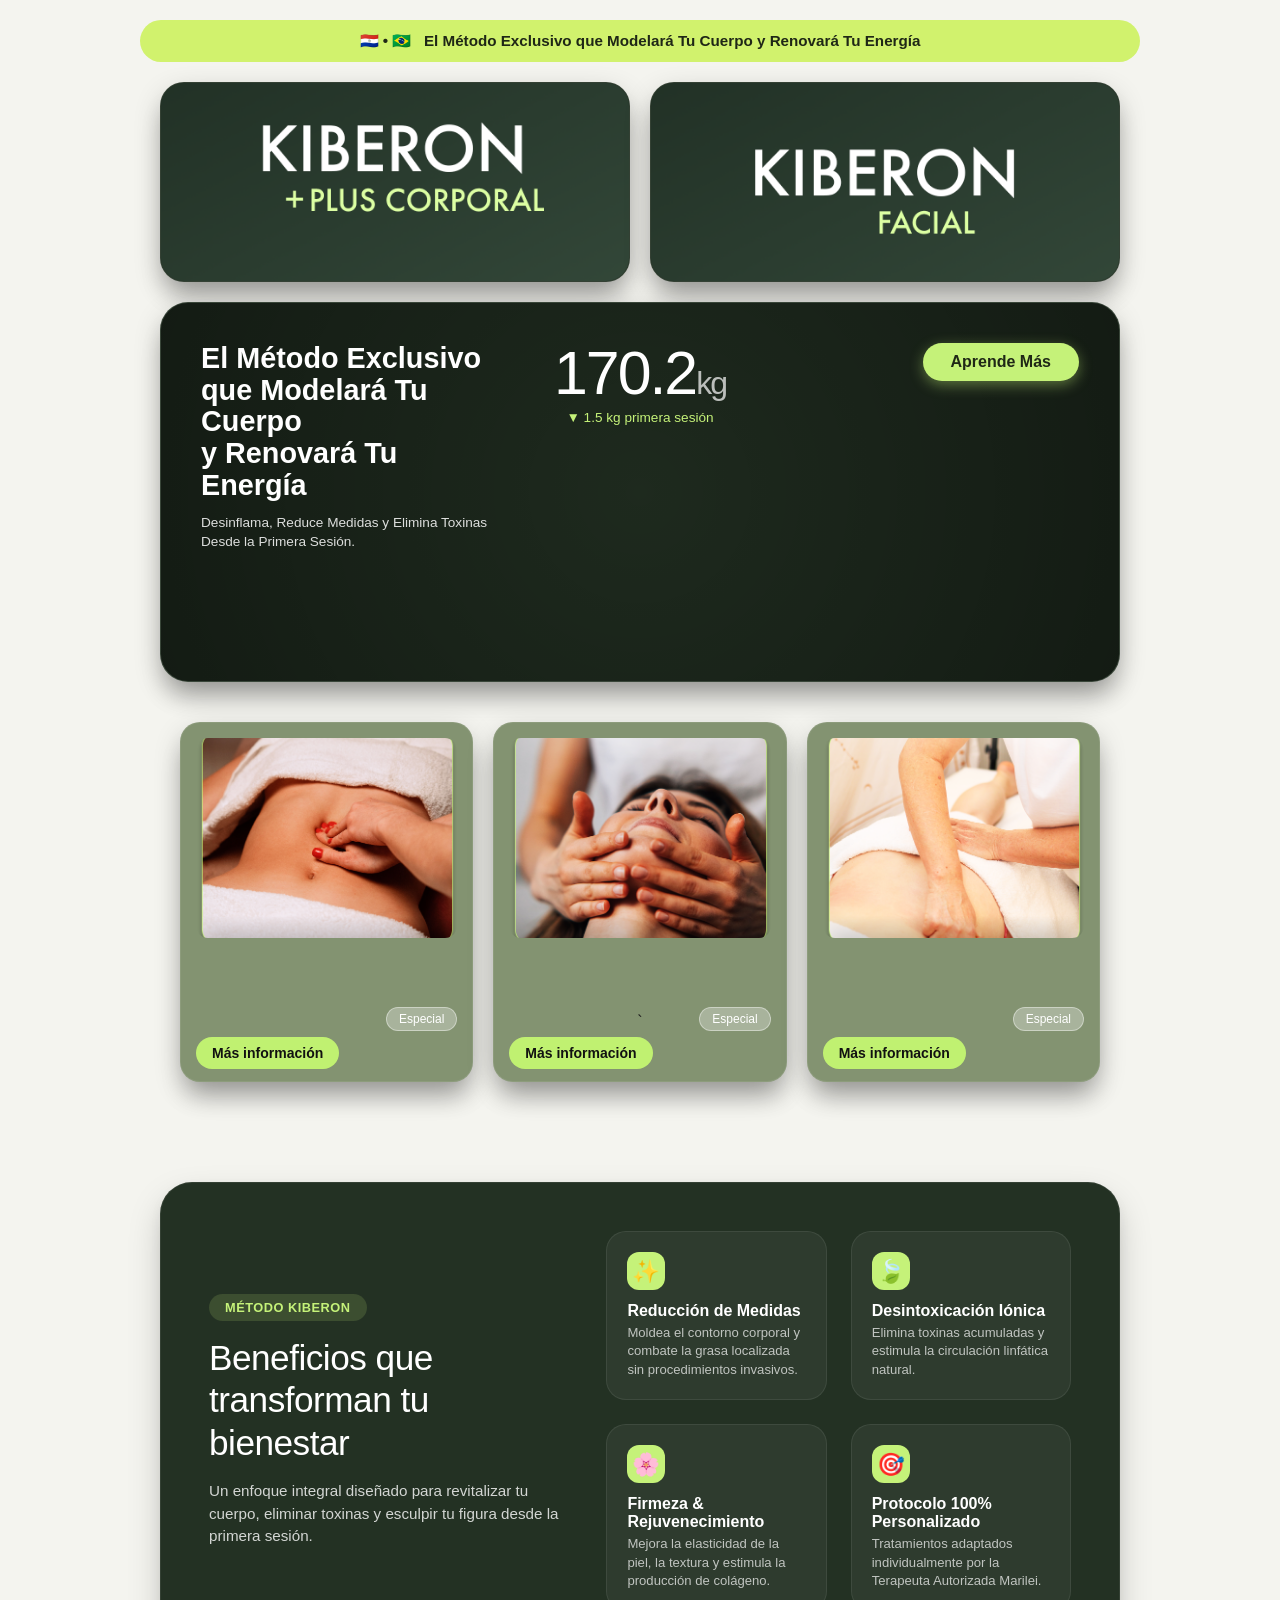
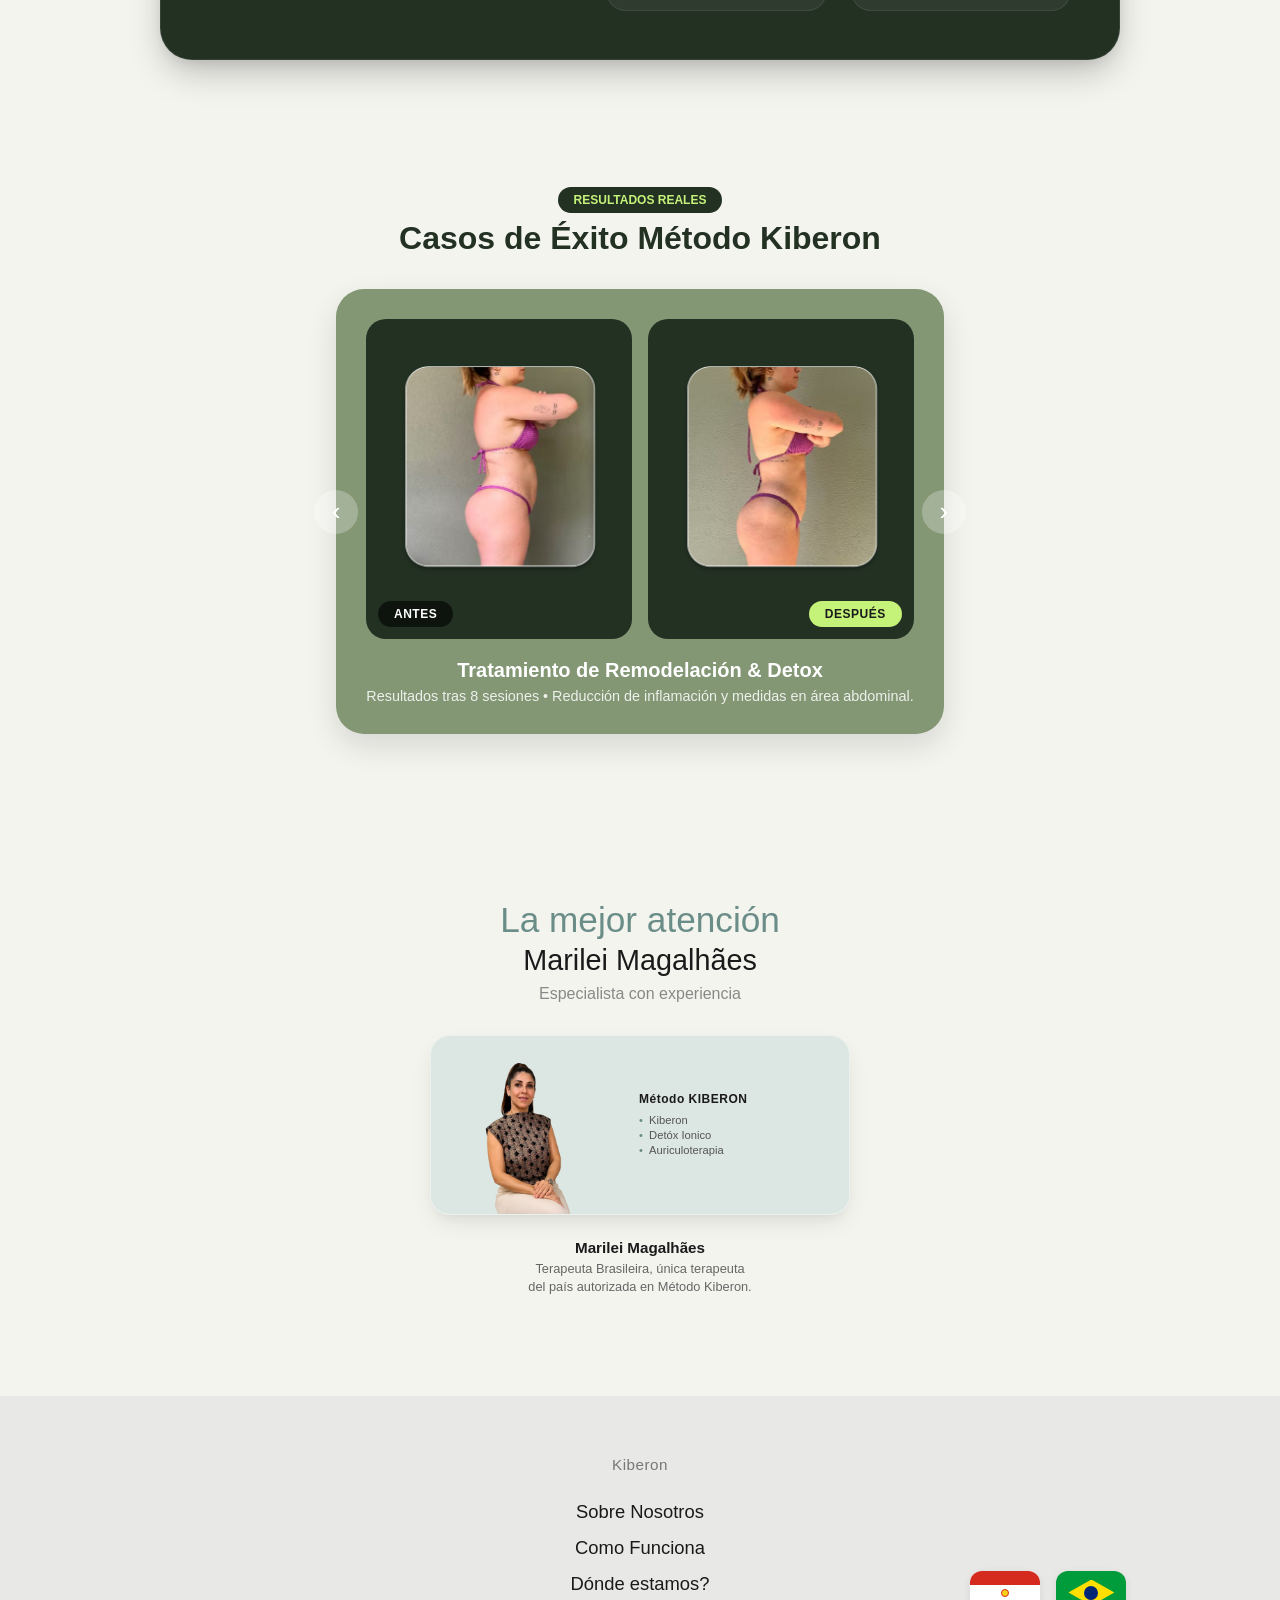
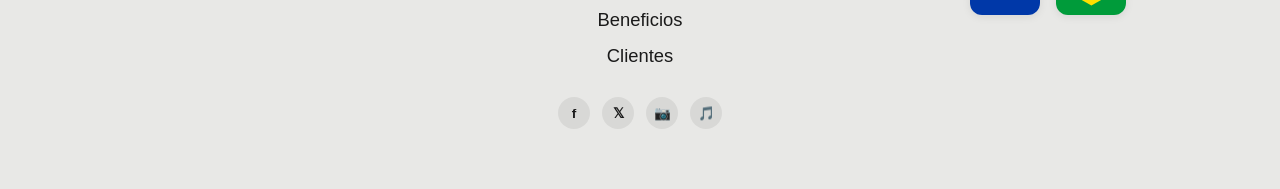
<file: index.html>
<!DOCTYPE html>
<html lang="es">
<head>
  <meta charset="UTF-8">
  <meta name="viewport" content="width=device-width, initial-scale=1.0">
  <link rel="icon" type="image/png" href="New-logo.jpg">
  <title>Kiberon</title>
  <!-- LINK TO YOUR STYLESHEET -->
  <link rel="stylesheet" href="styles.css">
</head>
<body>

  <!-- TOP PROMO BAR -->
  <header class="top-pill-bar">
    🇵🇾 • 🇧🇷 &nbsp; El Método Exclusivo que Modelará Tu Cuerpo y Renovará Tu Energía
  </header>

  <!-- MAIN CONTAINER -->
  <main class="page-container">

    <!-- 1. DUAL BANNERS -->
    <section class="dual-banners-grid">
      <a href="service.html" class="banner-card">
        <img src="BANNER-01.png" alt="Kiberon Plus Corporal" class="banner-img">
      </a>
      <a href="service.html" class="banner-card">
        <img src="NEWKIBERON02.png" alt="Kiberon Facial" class="banner-img">
       
      </a>
    </section>

    <!-- 2. VIDEO HERO BANNER -->
    <section class="video-hero-banner">
      <video autoplay loop muted playsinline class="hero-bg-video">
        <source src="https://raw.githubusercontent.com/edusantosw2-creator/Kiberonpy/refs/heads/main/video.mp4" type="video/mp4">
       ./
      </video>
      <div class="hero-overlay"></div>
      <div class="hero-content">
        <div class="hero-text-left">
          <h2>El Método Exclusivo que Modelará Tu Cuerpo<br>y Renovará Tu Energía</h2>
          <p>Desinflama, Reduce Medidas y Elimina Toxinas Desde la Primera Sesión.</p>
        </div>
        <div class="hero-center-stats">
          <div class="stat-number">170.2<span class="stat-unit">kg</span></div>
          <div class="stat-subtext">▼ 1.5 kg primera sesión</div>
        </div>
        <div class="hero-btn-right">
          <a href="information.html" class="btn-lime">Aprende Más</a>
        </div>
      </div>
    </section>

    <!-- 3. THREE FEATURE CARDS -->
    <section class="three-cards-grid">
      <div class="feature-card">
         <img src="PRODUCTO-FLYES.png" alt="Tratamiento Facial" class="card-bg-img">
        <span class="card-pill-top">Especial</span>
        <a href="service.html" class="card-pill-bottom">Más información</a>
     
      </div>
      <div class="feature-card">
        <img src="FACIALKIBE.png" alt="Tratamiento Facial" class="card-bg-img">
        <span class="card-pill-top">Especial</span>
        <a href="service.html" class="card-pill-bottom">Más información</a>
        `
      </div>
      <div class="feature-card">
        <img src="III.png" alt="Tratamiento Facial" class="card-bg-img">
        <span class="card-pill-top">Especial</span>
        <a href="service.html" class="card-pill-bottom">Más información</a>

      </div>
    </section>
<!-- KIBERON BENEFITS BANNER -->
<section id="beneficios" class="benefits-banner-card">
  
  <!-- LEFT COLUMN: HEADER & BADGE -->
  <div class="benefits-header-col">
    <span class="benefits-badge">Método Kiberon</span>
    <h2 class="benefits-title">Beneficios que transforman tu bienestar</h2>
    <p class="benefits-description">
      Un enfoque integral diseñado para revitalizar tu cuerpo, eliminar toxinas y esculpir tu figura desde la primera sesión.
    </p>
  </div>

  <!-- RIGHT COLUMN: BENEFITS GRID -->
  <div class="benefits-grid">
    
    <div class="benefit-item">
      <div class="benefit-icon">✨</div>
      <div class="benefit-text">
        <h3 class="benefit-item-title">Reducción de Medidas</h3>
        <p class="benefit-item-desc">Moldea el contorno corporal y combate la grasa localizada sin procedimientos invasivos.</p>
      </div>
    </div>

    <div class="benefit-item">
      <div class="benefit-icon">🍃</div>
      <div class="benefit-text">
        <h3 class="benefit-item-title">Desintoxicación Iónica</h3>
        <p class="benefit-item-desc">Elimina toxinas acumuladas y estimula la circulación linfática natural.</p>
      </div>
    </div>

    <div class="benefit-item">
      <div class="benefit-icon">🌸</div>
      <div class="benefit-text">
        <h3 class="benefit-item-title">Firmeza & Rejuvenecimiento</h3>
        <p class="benefit-item-desc">Mejora la elasticidad de la piel, la textura y estimula la producción de colágeno.</p>
      </div>
    </div>

    <div class="benefit-item">
      <div class="benefit-icon">🎯</div>
      <div class="benefit-text">
        <h3 class="benefit-item-title">Protocolo 100% Personalizado</h3>
        <p class="benefit-item-desc">Tratamientos adaptados individualmente por la Terapeuta Autorizada Marilei.</p>
      </div>
    </div>

  </div>

</section>

  <!-- BEFORE & AFTER SLIDER SECTION -->
<section class="ba-slider-container">
  
  <span class="ba-section-tag">Resultados Reales</span>
  <h2 class="ba-section-title">Casos de Éxito Método Kiberon</h2>

  <div class="ba-slider-wrapper">
    <!-- PREVIOUS BUTTON -->
    <button type="button" class="ba-arrow prev-ba">‹</button>

    <div class="ba-slider-content">

      <!-- SLIDE 1 (ACTIVE) -->
      <div class="ba-slide active">
        <div class="ba-grid-card">
          <!-- BEFORE IMAGE CONTAINER -->
          <div class="ba-img-box">
            <img src="BEFORE-(FIRTS-IMAGE-01).png" alt="Antes del tratamiento" class="ba-photo">
            <span class="ba-badge before-badge">ANTES</span>
          </div>
          <!-- AFTER IMAGE CONTAINER -->
          <div class="ba-img-box">
            <img src="AFTER-BODY-(IMAGE-02).png" alt="Después del tratamiento" class="ba-photo">
            <span class="ba-badge after-badge">DESPUÉS</span>
          </div>
        </div>
        <div class="ba-info">
          <h3>Tratamiento de Remodelación & Detox</h3>
          <p>Resultados tras 8 sesiones • Reducción de inflamación y medidas en área abdominal.</p>
        </div>
      </div>

      <!-- SLIDE 2 -->
      <div class="ba-slide">
        <div class="ba-grid-card">
          <div class="ba-img-box">
            <img src="BEFORE-BODY-01.png" alt="Antes del tratamiento" class="ba-photo">
            <span class="ba-badge before-badge">ANTES</span>
          </div>
          <div class="ba-img-box">
            <img src="AFTER-BODY-.png" alt="Después del tratamiento" class="ba-photo">
            <span class="ba-badge after-badge">DESPUÉS</span>
          </div>
        </div>
        <div class="ba-info">
          <h3>Drenaje Linfático & Auriculoterapia</h3>
          <p>Resultados tras 5 sesiones • Eliminación de retención de líquidos y tonificación.</p>
        </div>
      </div>

    </div>

    <!-- NEXT BUTTON -->
    <button type="button" class="ba-arrow next-ba">›</button>
  </div>

  <!-- DOT INDICATORS -->
  <div class="ba-dots">
    <span class="ba-dot active"></span>
    <span class="ba-dot"></span>
  </div>

</section>

  <!-- SLIDER NAVIGATION CONTROLS -->
 
  <!-- PAGINATION DOTS -->
  <div class="slider-pagination">
    <span class="dot active"></span>
    <span class="dot"></span>
    <span class="dot"></span>
    <span class="dot"></span>
  </div>

</section>

<!-- THERAPIST BANNER SECTION -->
<section class="therapist-banner">
  <!-- HEADERS -->
  <h2 class="therapist-title-top">La mejor atención</h2>
  <h3 class="therapist-title-main">Marilei Magalhães</h3>
  <p class="therapist-subtitle">Especialista con experiencia</p>

  <!-- CENTERED PROFILE CARD -->
  <div class="therapist-card">
    <img src="MAE-01.png" alt="Terapeuta Marilei" class="therapist-img">
    <div class="card-details">
      <p class="method-title">Método KIBERON</p>
      <ul class="method-list">
        <li>Kiberon</li>
        <li>Detóx Ionico</li>
        <li>Auriculoterapia</li>
      </ul>
    </div>
  </div>

  <!-- FOOTNOTE / CREDENTIALS -->
  <div class="therapist-info">
    <h4> Marilei Magalhães </h4>
    <p>Terapeuta Brasileira, única terapeuta<br>del país autorizada en Método Kiberon.</p>
  </div>
</section>

</main> <!-- Close your page-container here -->

  <!-- PLACE FOOTER OUTSIDE THE PAGE-CONTAINER -->
  <footer class="footer-banner">
    <div class="footer-content">
      <div class="footer-brand">Kiberon</div>
      <nav class="footer-nav">
        <a href="lastinformation.html" class="footer-link">Sobre Nosotros</a>
        <a href="lastinformation.html" class="footer-link">Como Funciona</a>
        <a href="lastinformation.html" class="footer-link">Dónde estamos?</a>
        <a href="lastinformation.html" class="footer-link">Beneficios</a>
        <a href="lastinformation.html" class="footer-link">Clientes</a>
      </nav>
      <div class="footer-socials">
        <a href="#" class="social-icon">f</a>
        <a href="#" class="social-icon">𝕏</a>
        <a href="https://www.instagram.com/kiberon.py/tagged/" class="social-icon">📷</a>
        <a href="#" class="social-icon">🎵</a>
      </div>
    </div>

    <div class="footer-flags">
      <div class="flag-pill flag-paraguay">
        <span class="flag-stripe red"></span>
        <span class="flag-stripe white"><span class="emblem"></span></span>
        <span class="flag-stripe blue"></span>
      </div>
      <div class="flag-pill flag-brazil">
        <div class="rhombus">
          <div class="circle"></div>
        </div>
      </div>
    </div>
  </footer>
  <script src="scrip.js"></script>


</body>
</html>
</file>
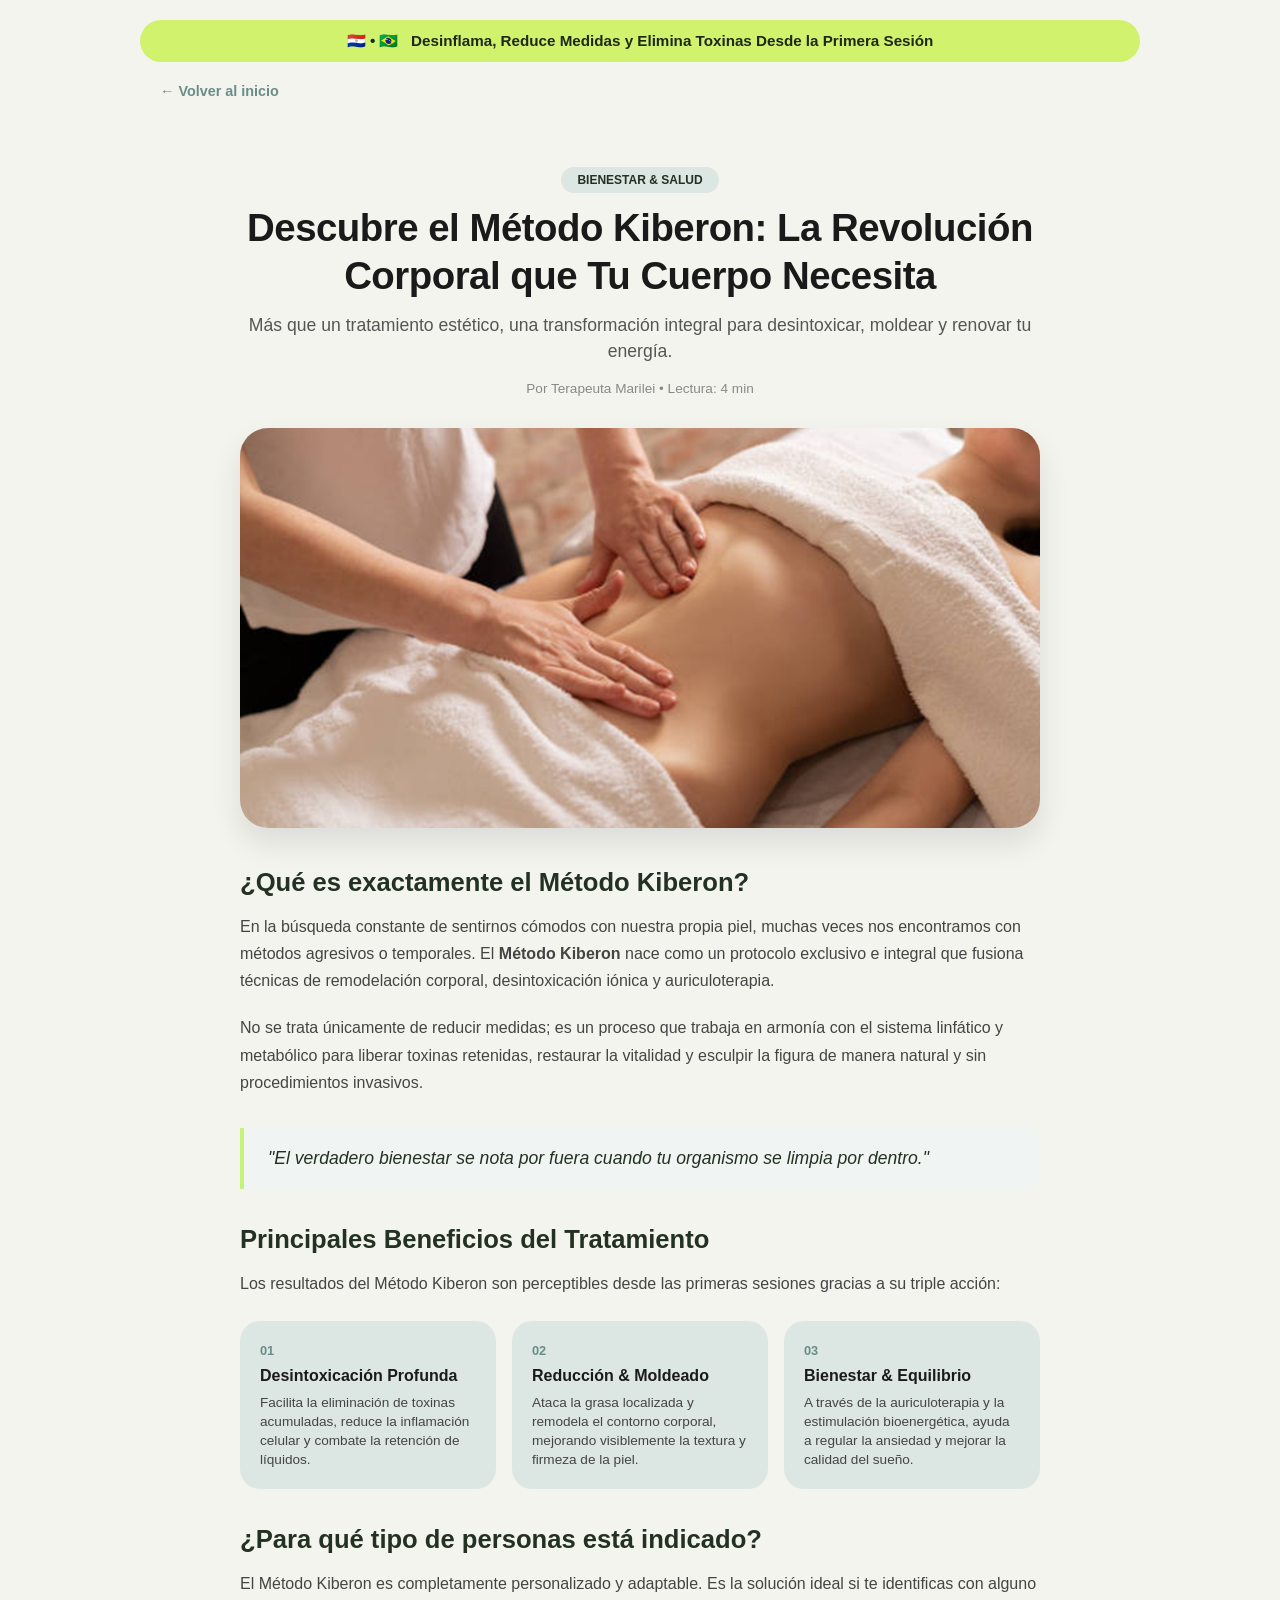
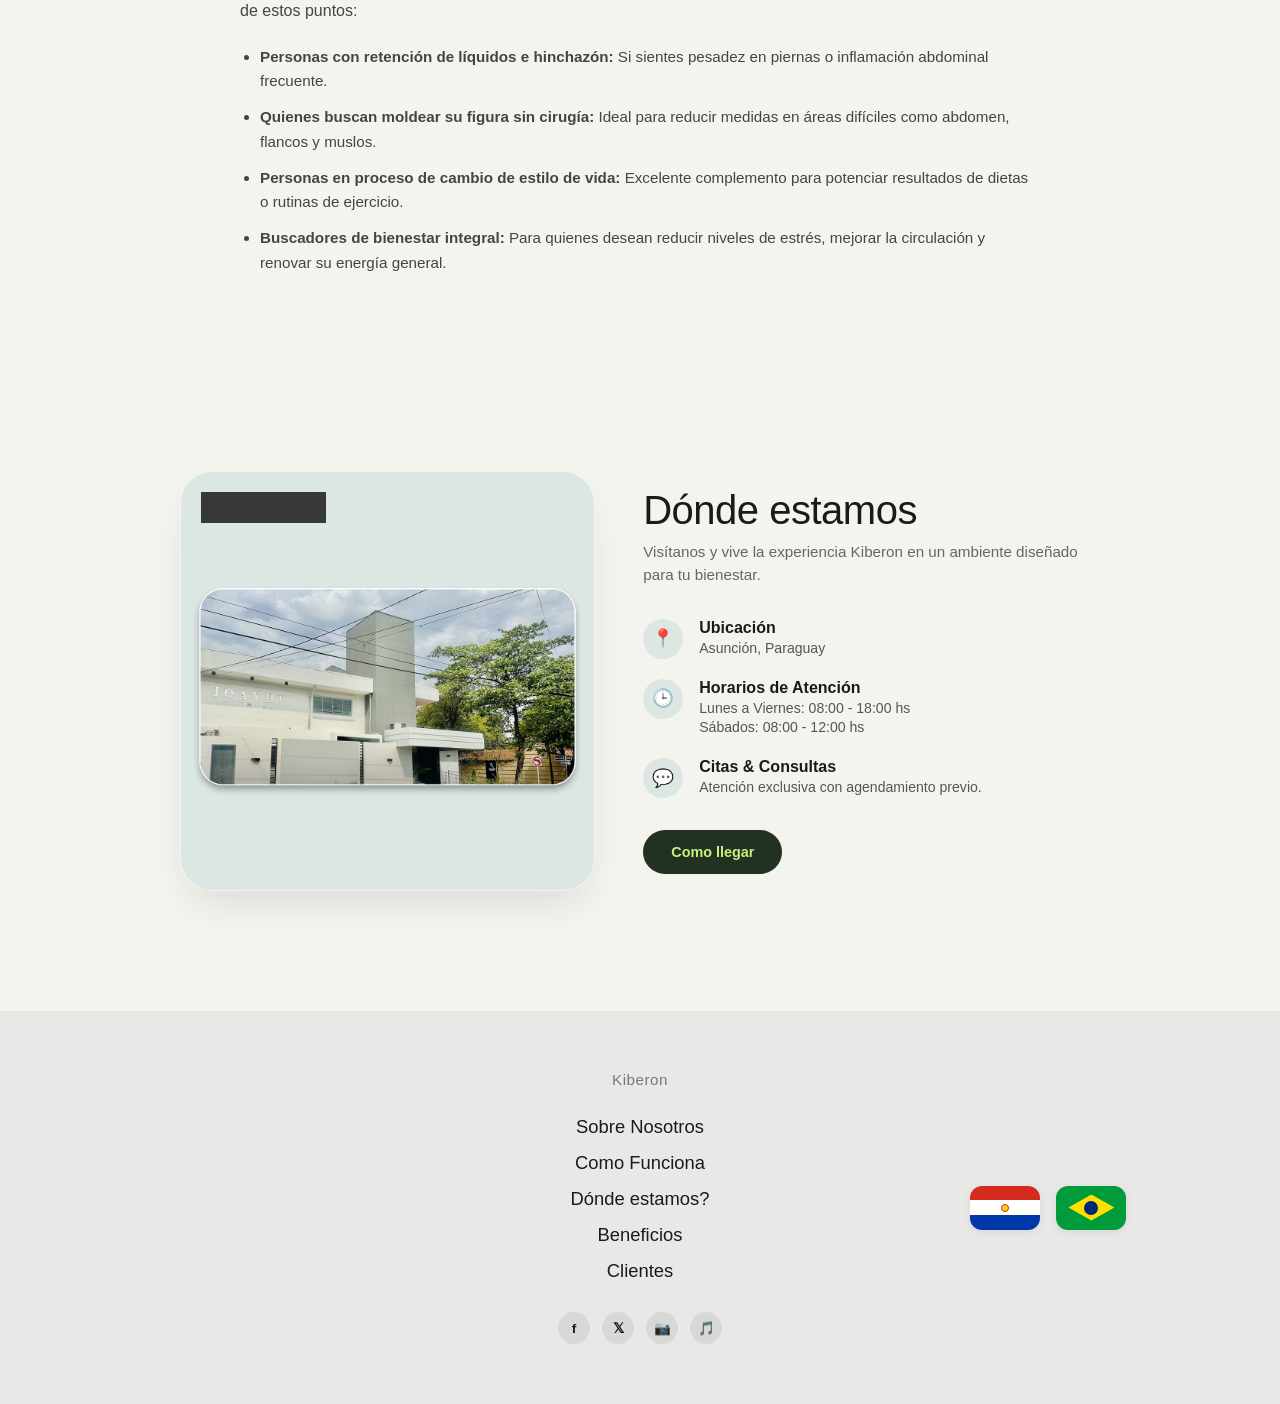
<file: information.html>
<!DOCTYPE html>
<html lang="es">
<head>
  <meta charset="UTF-8">
  <meta name="viewport" content="width=device-width, initial-scale=1.0">
  <link rel="icon" type="image/png" href="New-logo.jpg">
  <title>¿Qué es el Método Kiberon? | Blog Kiberon</title>
  <link rel="stylesheet" href="styles.css">
</head>
<body>

  <!-- TOP PROMO BAR -->
  <header class="top-pill-bar">
    🇵🇾 • 🇧🇷 &nbsp; Desinflama, Reduce Medidas y Elimina Toxinas Desde la Primera Sesión
  </header>

  <!-- MAIN BLOG CONTAINER -->
  <main class="page-container">

    <!-- BREADCRUMB -->
    <div class="breadcrumb">
      <a href="product.html">← Volver al inicio</a>
    </div>

    <!-- BLOG ARTICLE HERO -->
    <article class="blog-article">
      
      <header class="blog-header">
        <span class="blog-category">Bienestar & Salud</span>
        <h1 class="blog-title">Descubre el Método Kiberon: La Revolución Corporal que Tu Cuerpo Necesita</h1>
        <p class="blog-subtitle">Más que un tratamiento estético, una transformación integral para desintoxicar, moldear y renovar tu energía.</p>
        <div class="blog-author-meta">
          <span>Por Terapeuta Marilei</span> • <span>Lectura: 4 min</span>
        </div>
      </header>

      <!-- FEATURED ARTICLE IMAGE -->
      <div class="blog-featured-media">
        <img src="HHH.png" alt="Tratamiento Método Kiberon" class="blog-featured-img">
      </div>

      <!-- MAIN CONTENT SECTION -->
      <div class="blog-body">
        
        <h2>¿Qué es exactamente el Método Kiberon?</h2>
        <p>
          En la búsqueda constante de sentirnos cómodos con nuestra propia piel, muchas veces nos encontramos con métodos agresivos o temporales. El <strong>Método Kiberon</strong> nace como un protocolo exclusivo e integral que fusiona técnicas de remodelación corporal, desintoxicación iónica y auriculoterapia.
        </p>
        <p>
          No se trata únicamente de reducir medidas; es un proceso que trabaja en armonía con el sistema linfático y metabólico para liberar toxinas retenidas, restaurar la vitalidad y esculpir la figura de manera natural y sin procedimientos invasivos.
        </p>

        <!-- HIGHLIGHT BOX -->
        <blockquote class="blog-quote">
          "El verdadero bienestar se nota por fuera cuando tu organismo se limpia por dentro."
        </blockquote>

        <h2>Principales Beneficios del Tratamiento</h2>
        <p>
          Los resultados del Método Kiberon son perceptibles desde las primeras sesiones gracias a su triple acción:
        </p>

        <div class="blog-benefits-grid">
          <div class="blog-benefit-card">
            <span class="benefit-number">01</span>
            <h3>Desintoxicación Profunda</h3>
            <p>Facilita la eliminación de toxinas acumuladas, reduce la inflamación celular y combate la retención de líquidos.</p>
          </div>

          <div class="blog-benefit-card">
            <span class="benefit-number">02</span>
            <h3>Reducción & Moldeado</h3>
            <p>Ataca la grasa localizada y remodela el contorno corporal, mejorando visiblemente la textura y firmeza de la piel.</p>
          </div>

          <div class="blog-benefit-card">
            <span class="benefit-number">03</span>
            <h3>Bienestar & Equilibrio</h3>
            <p>A través de la auriculoterapia y la estimulación bioenergética, ayuda a regular la ansiedad y mejorar la calidad del sueño.</p>
          </div>
        </div>

        <h2>¿Para qué tipo de personas está indicado?</h2>
        <p>
          El Método Kiberon es completamente personalizado y adaptable. Es la solución ideal si te identificas con alguno de estos puntos:
        </p>

        <ul class="blog-target-list">
          <li><strong>Personas con retención de líquidos e hinchazón:</strong> Si sientes pesadez en piernas o inflamación abdominal frecuente.</li>
          <li><strong>Quienes buscan moldear su figura sin cirugía:</strong> Ideal para reducir medidas en áreas difíciles como abdomen, flancos y muslos.</li>
          <li><strong>Personas en proceso de cambio de estilo de vida:</strong> Excelente complemento para potenciar resultados de dietas o rutinas de ejercicio.</li>
          <li><strong>Buscadores de bienestar integral:</strong> Para quienes desean reducir niveles de estrés, mejorar la circulación y renovar su energía general.</li>
        </ul>

      </div>


    </article>

<section id="donde-estamos" class="location-section">
  
  <!-- LEFT: CLINIC PHOTO CONTAINER -->
  <div class="location-media">
    <!-- Replace 'images/clinic-photo.jpg' with your photo path -->
    <img src="GOOGLEMAPS-(WEB-01).png" alt="Instalaciones de Clínica Kiberon" class="location-img">
    <span class="location-badge">Nuestra Clínica</span>
  </div>

  <!-- RIGHT: LOCATION DETAILS -->
  <div class="location-content">
    <h2 class="location-title">Dónde estamos</h2>
    <p class="location-subtitle">Visítanos y vive la experiencia Kiberon en un ambiente diseñado para tu bienestar.</p>

    <div class="location-details-grid">
      <!-- ADDRESS -->
      <div class="location-item">
        <div class="location-icon-bubble">📍</div>
        <div>
          <h3 class="item-title">Ubicación</h3>
          <p class="item-text">Asunción, Paraguay</p>
        </div>
      </div>

      <!-- HOURS -->
      <div class="location-item">
        <div class="location-icon-bubble">🕒</div>
        <div>
          <h3 class="item-title">Horarios de Atención</h3>
          <p class="item-text">Lunes a Viernes: 08:00 - 18:00 hs<br>Sábados: 08:00 - 12:00 hs</p>
        </div>
      </div>

      <!-- CONTACT -->
      <div class="location-item">
        <div class="location-icon-bubble">💬</div>
        <div>
          <h3 class="item-title">Citas & Consultas</h3>
          <p class="item-text">Atención exclusiva con agendamiento previo.</p>
        </div>
      </div>
    </div>

    <!-- DIRECT MAP / CONTACT ACTION -->
    <a href="https://www.google.com/maps/place/Clínica+Joayhu/@-25.2985952,-57.5678519,17z/data=!4m6!3m5!1s0x945da8b9f0f31481:0x96d603e5504393c4!8m2!3d-25.2984112!4d-57.5652249!16s%2Fg%2F11f3xkynkj?entry=ttu&g_ep=EgoyMDI2MDgxNi4wIKXMDSoASAFQAw%3D%3D" target="_blank" rel="noopener noreferrer" class="btn-location-action">
      Como llegar 
    </a>
  </div>

</section>


  </main>

  <!-- PLACE FOOTER OUTSIDE THE PAGE-CONTAINER -->
  <footer class="footer-banner">
    <div class="footer-content">
      <div class="footer-brand">Kiberon</div>
      <nav class="footer-nav">
        <a href="lastinformation.html" class="footer-link">Sobre Nosotros</a>
        <a href="lastinformation.html" class="footer-link">Como Funciona</a>
        <a href="lastinformation.html" class="footer-link">Dónde estamos?</a>
        <a href="lastinformation.html" class="footer-link">Beneficios</a>
        <a href="lastinformation.html" class="footer-link">Clientes</a>
      </nav>
      <div class="footer-socials">
        <a href="#" class="social-icon">f</a>
        <a href="#" class="social-icon">𝕏</a>
        <a href="https://www.instagram.com/kiberon.py/" class="social-icon">📷</a>
        <a href="#" class="social-icon">🎵</a>
      </div>
    </div>

    <div class="footer-flags">
      <div class="flag-pill flag-paraguay">
        <span class="flag-stripe red"></span>
        <span class="flag-stripe white"><span class="emblem"></span></span>
        <span class="flag-stripe blue"></span>
      </div>
      <div class="flag-pill flag-brazil">
        <div class="rhombus">
          <div class="circle"></div>
    </div>
  </footer>

</body>
</html>
</file>
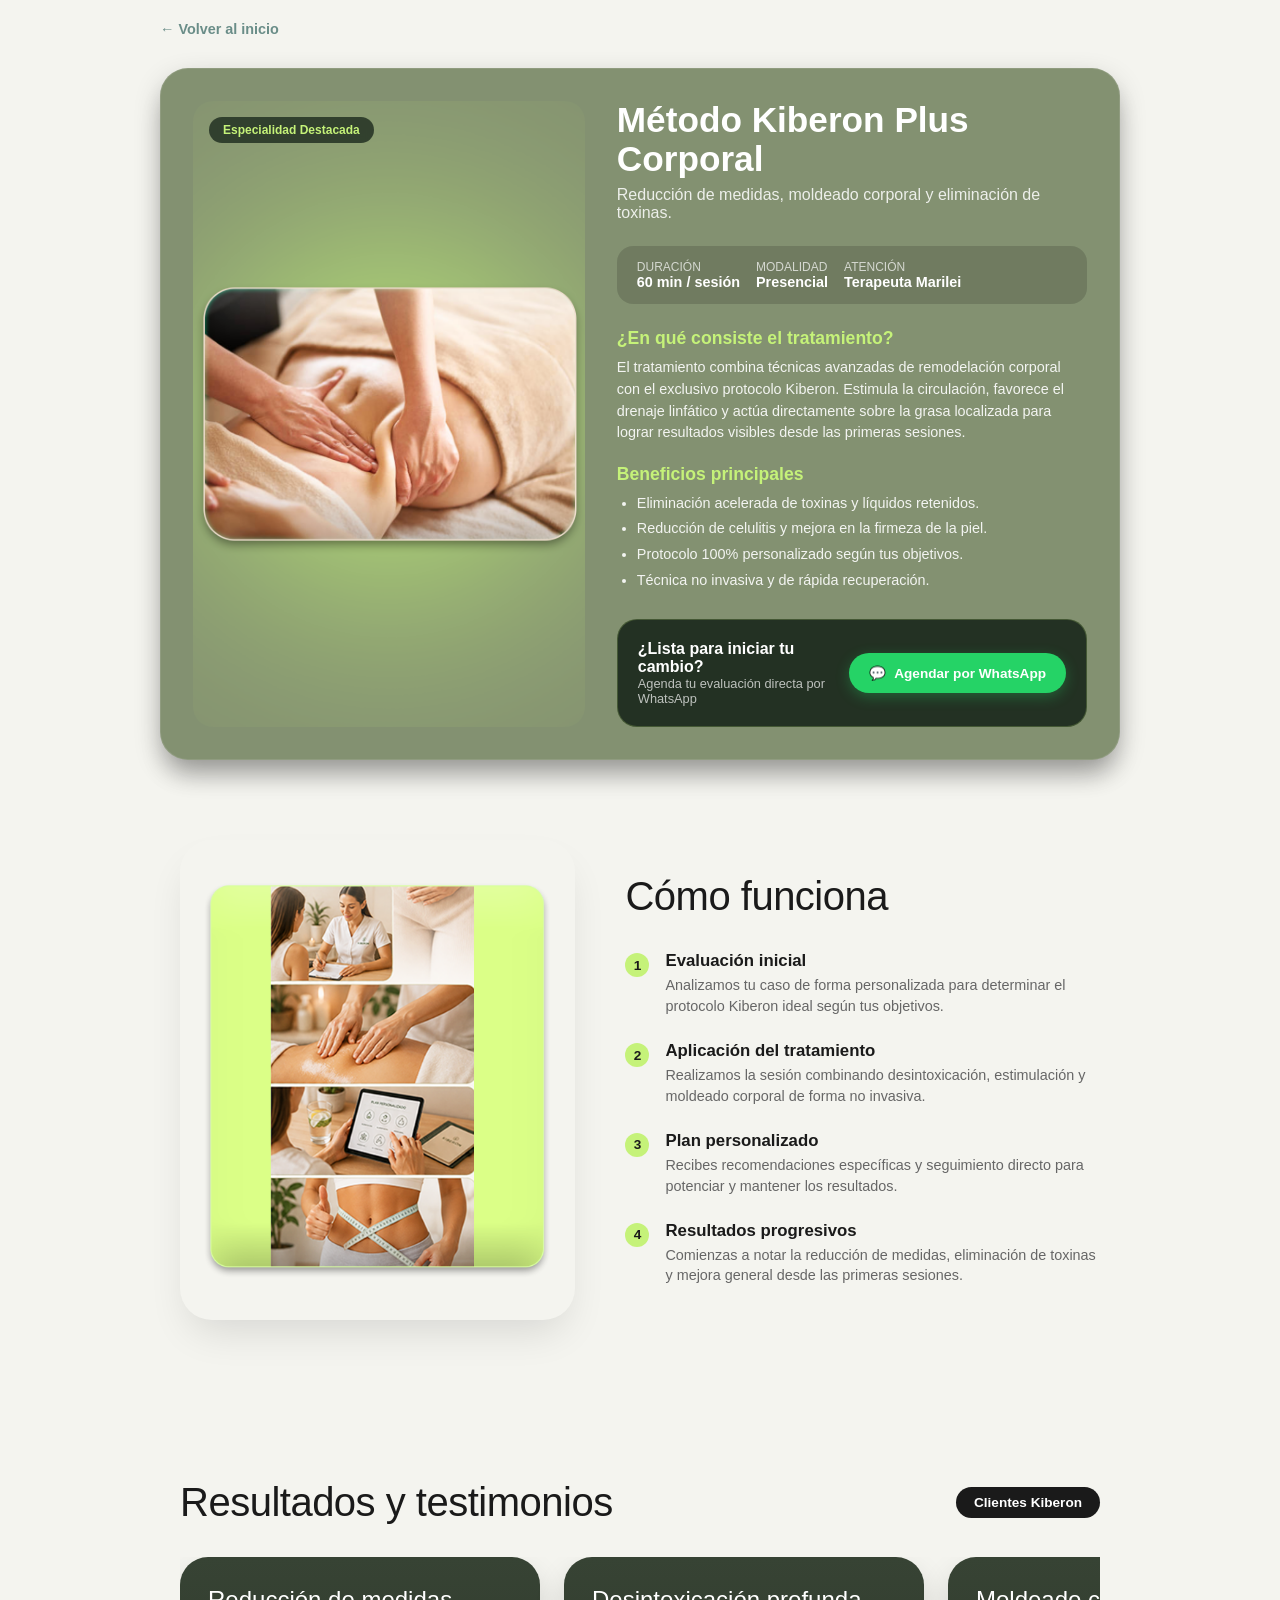
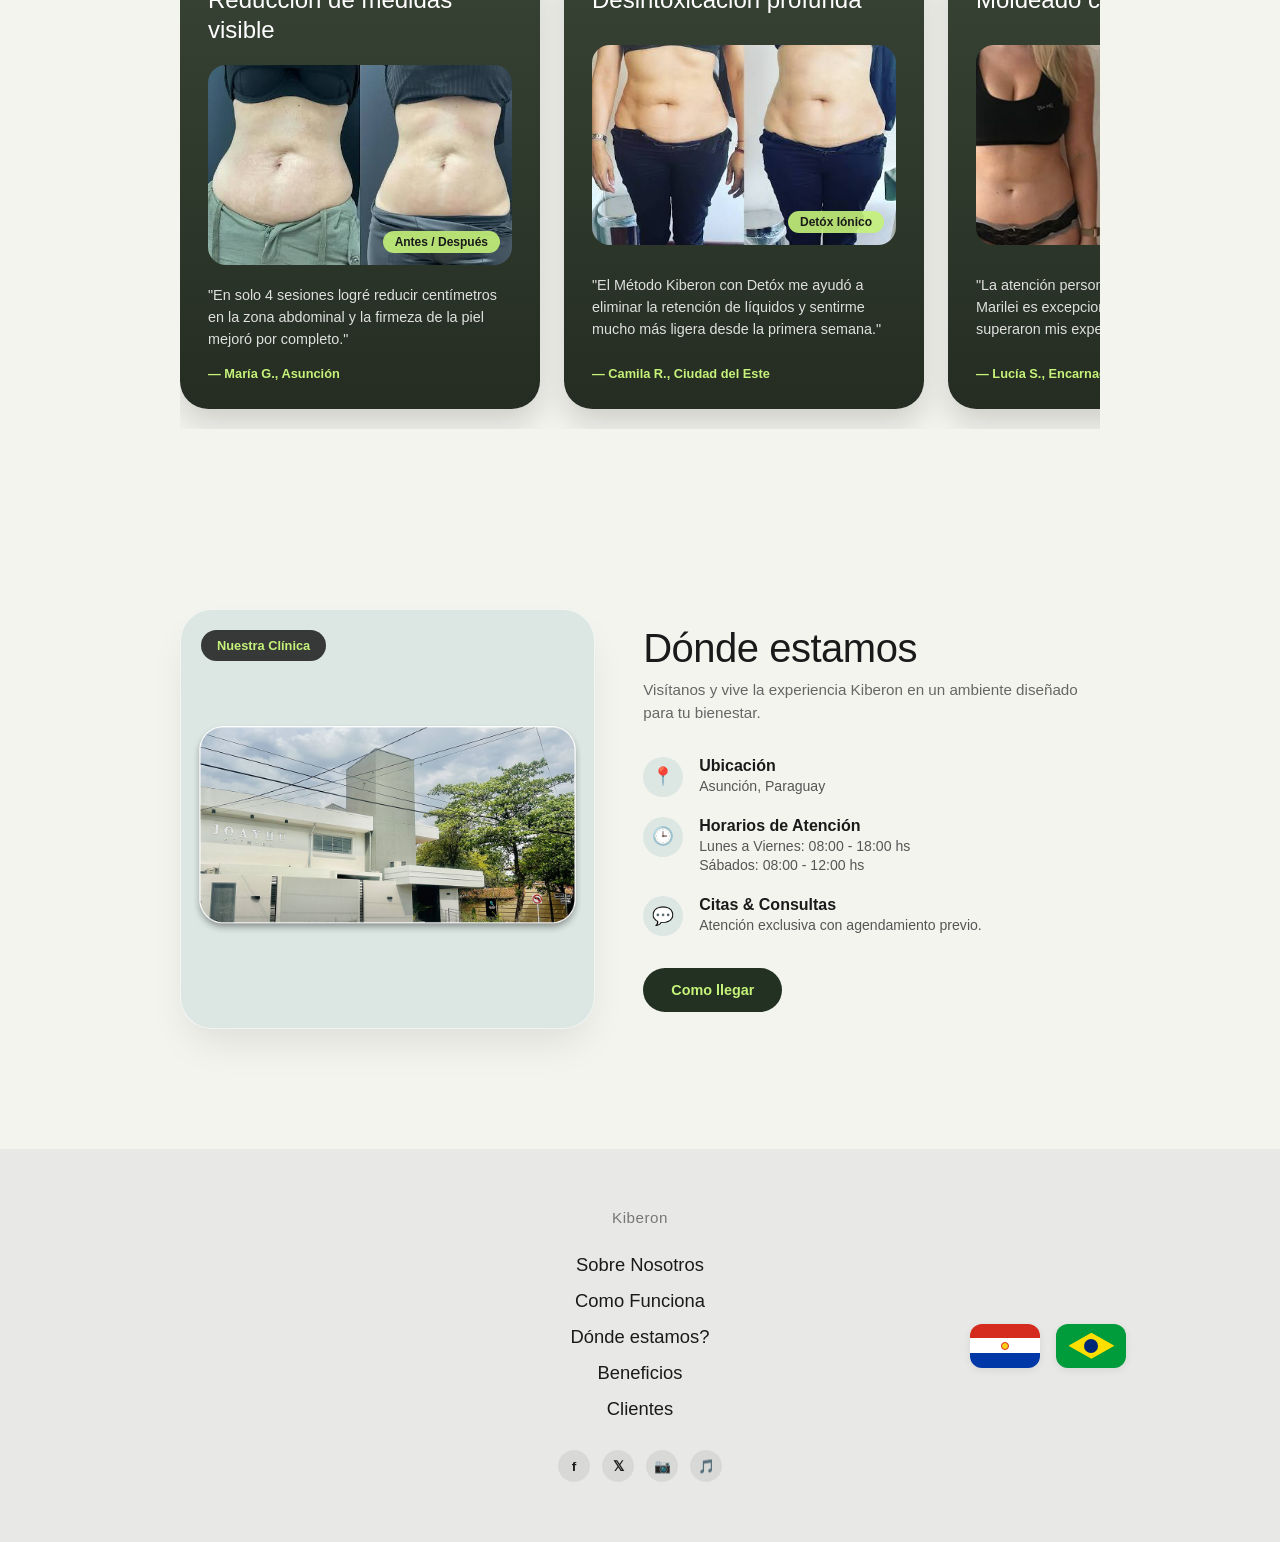
<file: service.html>
<!DOCTYPE html>
<html lang="es">
<head>
  <meta charset="UTF-8">
  <meta name="viewport" content="width=device-width, initial-scale=1.0">
  <link rel="icon" type="image/png" href="New-logo.jpg">
  <title>Kiberon - Detalle del Tratamiento</title>
  <link rel="stylesheet" href="styles.css">
</head>
<body>

 
  <!-- MAIN CONTAINER -->
  <main class="page-container">

    <!-- BREADCRUMB / BACK LINK -->
    <div class="breadcrumb">
      <a href="product.html">← Volver al inicio</a>
    </div>

    <!-- PRODUCT DETAIL HERO SECTION -->
    <section class="product-detail-card">
      
      <!-- LEFT: TREATMENT IMAGE -->
      <div class="product-media">
        <img src="KIBERON-(WEB-PHOTO-01).png" alt="Tratamiento Kiberon" class="product-main-img">
        <span class="product-badge">Especialidad Destacada</span>
      </div>

      <!-- RIGHT: TREATMENT INFO -->
      <div class="product-info">
        <h1 class="product-title">Método Kiberon Plus Corporal</h1>
        <p class="product-subtitle">Reducción de medidas, moldeado corporal y eliminación de toxinas.</p>

        <!-- QUICK HIGHLIGHTS -->
        <div class="product-meta-grid">
          <div class="meta-item">
            <span class="meta-label">Duración</span>
            <span class="meta-value">60 min / sesión</span>
          </div>
          <div class="meta-item">
            <span class="meta-label">Modalidad</span>
            <span class="meta-value">Presencial</span>
          </div>
          <div class="meta-item">
            <span class="meta-label">Atención</span>
            <span class="meta-value">Terapeuta Marilei</span>
          </div>
        </div>

        <!-- DESCRIPTION -->
        <div class="product-description">
          <h3>¿En qué consiste el tratamiento?</h3>
          <p>El tratamiento combina técnicas avanzadas de remodelación corporal con el exclusivo protocolo Kiberon. Estimula la circulación, favorece el drenaje linfático y actúa directamente sobre la grasa localizada para lograr resultados visibles desde las primeras sesiones.</p>
        </div>

        <!-- KEY BENEFITS LIST -->
        <div class="product-benefits">
          <h3>Beneficios principales</h3>
          <ul>
            <li>Eliminación acelerada de toxinas y líquidos retenidos.</li>
            <li>Reducción de celulitis y mejora en la firmeza de la piel.</li>
            <li>Protocolo 100% personalizado según tus objetivos.</li>
            <li>Técnica no invasiva y de rápida recuperación.</li>
          </ul>
        </div>

        <!-- WHATSAPP CTA BOX -->
        <div class="whatsapp-cta-box">
          <div class="cta-text">
            <h4>¿Lista para iniciar tu cambio?</h4>
            <p>Agenda tu evaluación directa por WhatsApp</p>
          </div>
          <!-- REPLACE '595900000000' WITH YOUR ACTUAL WHATSAPP NUMBER WITH COUNTRY CODE -->
          <a href="https://wa.me/595984162197?text=Hola,%20quisiera%20más%20información%20y%20agendar%20una%20cita%20para%20Kiberon%20Corporal" target="_blank" rel="noopener noreferrer" class="btn-whatsapp">
            <span class="wa-icon">💬</span> Agendar por WhatsApp
          </a>
        </div>

      </div>

    </section>
    <!-- HOW IT WORKS SECTION -->
<section class="how-it-works-section">
  
  <!-- LEFT IMAGE CARD -->
  <div class="how-it-works-media">
    <img src="WEB-(02-BANNER).png" alt="Cómo funciona el Método Kiberon" class="how-it-works-img">
  </div>

  <!-- RIGHT CONTENT LIST -->
  <div class="how-it-works-content">
    <h2 class="how-it-works-title">Cómo funciona</h2>

    <ol class="steps-list">
      <!-- STEP 1 -->
      <li class="step-item">
        <span class="step-number">1</span>
        <div class="step-details">
          <h3 class="step-title">Evaluación inicial</h3>
          <p class="step-description">Analizamos tu caso de forma personalizada para determinar el protocolo Kiberon ideal según tus objetivos.</p>
        </div>
      </li>

      <!-- STEP 2 -->
      <li class="step-item">
        <span class="step-number">2</span>
        <div class="step-details">
          <h3 class="step-title">Aplicación del tratamiento</h3>
          <p class="step-description">Realizamos la sesión combinando desintoxicación, estimulación y moldeado corporal de forma no invasiva.</p>
        </div>
      </li>

      <!-- STEP 3 -->
      <li class="step-item">
        <span class="step-number">3</span>
        <div class="step-details">
          <h3 class="step-title">Plan personalizado</h3>
          <p class="step-description">Recibes recomendaciones específicas y seguimiento directo para potenciar y mantener los resultados.</p>
        </div>
      </li>

      <!-- STEP 4 -->
      <li class="step-item">
        <span class="step-number">4</span>
        <div class="step-details">
          <h3 class="step-title">Resultados progresivos</h3>
          <p class="step-description">Comienzas a notar la reducción de medidas, eliminación de toxinas y mejora general desde las primeras sesiones.</p>
        </div>
      </li>
    </ol>

  </div>

</section>

<!-- CUSTOMER REVIEWS / RESULTS CAROUSEL -->
<section id="clientes" class="reviews-section">
  
  <!-- SECTION HEADER -->
  <div class="reviews-header">
    <h2 class="reviews-main-title">Resultados y testimonios</h2>
    <span class="reviews-badge">Clientes Kiberon</span>
  </div>

  <!-- HORIZONTAL SCROLL CAROUSEL -->
  <div class="reviews-carousel">
    
    <!-- CARD 1 -->
    <div class="review-card">
      <h3 class="review-card-title">Reducción de medidas visible</h3>
      <div class="review-card-media">
        <img src="REVIEWS 01.jpeg" alt="Resultado de cliente Kiberon" class="review-img">
        <span class="photo-tag">Antes / Después</span>
      </div>
      <p class="review-card-text">
        "En solo 4 sesiones logré reducir centímetros en la zona abdominal y la firmeza de la piel mejoró por completo."
      </p>
      <div class="review-author">— María G., Asunción</div>
    </div>

    <!-- CARD 2 -->
    <div class="review-card">
      <h3 class="review-card-title">Desintoxicación profunda</h3>
      <div class="review-card-media">
        <img src="REVIEWS 02.jpeg" alt="Tratamiento Ion Detox" class="review-img">
        <span class="photo-tag">Detóx Iónico</span>
      </div>
      <p class="review-card-text">
        "El Método Kiberon con Detóx me ayudó a eliminar la retención de líquidos y sentirme mucho más ligera desde la primera semana."
      </p>
      <div class="review-author">— Camila R., Ciudad del Este</div>
    </div>

    <!-- CARD 3 -->
    <div class="review-card">
      <h3 class="review-card-title">Moldeado corporal efectivo</h3>
      <div class="review-card-media">
        <img src="EEE.png" alt="Tratamiento Kiberon Corporal" class="review-img">
        <span class="photo-tag">Kiberon Plus</span>
      </div>
      <p class="review-card-text">
        "La atención personalizada de la Terapeuta Marilei es excepcional. Los resultados superaron mis expectativas."
      </p>
      <div class="review-author">— Lucía S., Encarnación</div>
    </div>
    <!-- CARD 4 -->
    <div class="review-card">
      <h3 class="review-card-title">Reducción de medidas visible</h3>
      <div class="review-card-media">
        <img src="PPPP.png" alt="Resultado de cliente Kiberon" class="review-img">
        <span class="photo-tag">Antes / Después</span>
      </div>
      <p class="review-card-text">
        "En solo 4 sesiones logré reducir centímetros en la zona abdominal y la firmeza de la piel mejoró por completo."
      </p>
      <div class="review-author">— Giselle., Asunción</div>
    </div>
  </div>

</section>
</section>

<!-- CLINIC LOCATION SECTION -->
<section id="donde-estamos" class="location-section">
  
  <!-- LEFT: CLINIC PHOTO CONTAINER -->
  <div class="location-media">
    <!-- Replace 'images/clinic-photo.jpg' with your photo path -->
    <img src="GOOGLEMAPS-(WEB-01).png" alt="Instalaciones de Clínica Kiberon" class="location-img">
    <span class="location-badge">Nuestra Clínica</span>
  </div>

  <!-- RIGHT: LOCATION DETAILS -->
  <div class="location-content">
    <h2 class="location-title">Dónde estamos</h2>
    <p class="location-subtitle">Visítanos y vive la experiencia Kiberon en un ambiente diseñado para tu bienestar.</p>

    <div class="location-details-grid">
      <!-- ADDRESS -->
      <div class="location-item">
        <div class="location-icon-bubble">📍</div>
        <div>
          <h3 class="item-title">Ubicación</h3>
          <p class="item-text">Asunción, Paraguay</p>
        </div>
      </div>

      <!-- HOURS -->
      <div class="location-item">
        <div class="location-icon-bubble">🕒</div>
        <div>
          <h3 class="item-title">Horarios de Atención</h3>
          <p class="item-text">Lunes a Viernes: 08:00 - 18:00 hs<br>Sábados: 08:00 - 12:00 hs</p>
        </div>
      </div>

      <!-- CONTACT -->
      <div class="location-item">
        <div class="location-icon-bubble">💬</div>
        <div>
          <h3 class="item-title">Citas & Consultas</h3>
          <p class="item-text">Atención exclusiva con agendamiento previo.</p>
        </div>
      </div>
    </div>

    <!-- DIRECT MAP / CONTACT ACTION -->
    <a href="https://www.google.com/maps/place/Clínica+Joayhu/@-25.2985952,-57.5678519,17z/data=!4m6!3m5!1s0x945da8b9f0f31481:0x96d603e5504393c4!8m2!3d-25.2984112!4d-57.5652249!16s%2Fg%2F11f3xkynkj?entry=ttu&g_ep=EgoyMDI2MDgxNi4wIKXMDSoASAFQAw%3D%3D" target="_blank" rel="noopener noreferrer" class="btn-location-action">
      Como llegar 
    </a>
  </div>

</section>


  </div>

</section>

  </main>

   <!-- PLACE FOOTER OUTSIDE THE PAGE-CONTAINER -->
  <footer class="footer-banner">
    <div class="footer-content">
      <div class="footer-brand">Kiberon</div>
      <nav class="footer-nav">
        <a href="lastinformation.html" class="footer-link">Sobre Nosotros</a>
        <a href="lastinformation.html" class="footer-link">Como Funciona</a>
        <a href="lastinformation.html" class="footer-link">Dónde estamos?</a>
        <a href="lastinformation.html" class="footer-link">Beneficios</a>
        <a href="#clientes" class="footer-link">Clientes</a>
      </nav>
      <div class="footer-socials">
        <a href="#" class="social-icon">f</a>
        <a href="#" class="social-icon">𝕏</a>
        <a href="https://www.instagram.com/kiberon.py/tagged/" class="social-icon">📷</a>
        <a href="#" class="social-icon">🎵</a>
      </div>
    </div>

    <div class="footer-flags">
      <div class="flag-pill flag-paraguay">
        <span class="flag-stripe red"></span>
        <span class="flag-stripe white"><span class="emblem"></span></span>
        <span class="flag-stripe blue"></span>
      </div>
      <div class="flag-pill flag-brazil">
        <div class="rhombus">
          <div class="circle"></div>
    </div>
  </footer>

</body>
</html>
</file>
<file: styles.css>
/* GLOBAL RESETS */
* {
  margin: 0;
  padding: 0;
  box-sizing: border-box;
}

img {
  max-width: 100%;
  height: auto;
  display: block;
}

body {
  background-color: #f4f4ef;
  font-family: -apple-system, BlinkMacSystemFont, "Segoe UI", Roboto, sans-serif;
  color: #1a1a1a;
}

/* TOP PROMO BAR */
.top-pill-bar {
  max-width: 1000px;
  margin: 20px auto 0;
  background-color: #d1f26d;
  color: #1f2716;
  text-align: center;
  padding: 12px 24px;
  border-radius: 50px;
  font-weight: 600;
  font-size: 0.95rem;
}

/* MAIN CONTAINER */
.page-container {
  max-width: 1000px;
  margin: 20px auto 60px;
  padding: 0 20px;
  display: flex;
  flex-direction: column;
  gap: 20px;
}

/* 1. DUAL BANNERS (POP-OUT) */
.dual-banners-grid {
  display: grid;
  grid-template-columns: 1fr 1fr;
  gap: 20px;
}

.banner-card {
  display: block;
  border-radius: 24px;
  overflow: hidden;
  height: 200px;
  background-color: #233123;
  border: 1px solid rgba(255, 255, 255, 0.08);
  box-shadow: 0 10px 30px -5px rgba(0, 0, 0, 0.3), 0 20px 25px -5px rgba(0, 0, 0, 0.2);
  transition: transform 0.3s ease, box-shadow 0.3s ease;
}

.banner-card:hover {
  transform: translateY(-4px);
  box-shadow: 0 15px 35px -5px rgba(0, 0, 0, 0.4), 0 25px 30px -5px rgba(0, 0, 0, 0.25);
}

.banner-img {
  width: 100%;
  height: 100%;
  object-fit: cover;
}

/* 2. VIDEO HERO BANNER (POP-OUT) */
.video-hero-banner {
  position: relative;
  width: 100%;
  min-height: 380px;
  background-color: #233123; /* Fallback background while video loads */
  border-radius: 28px;
  overflow: hidden;
  border: 1px solid rgba(255, 255, 255, 0.1);
  box-shadow: 0 10px 30px -5px rgba(0, 0, 0, 0.3), 0 20px 25px -5px rgba(0, 0, 0, 0.2);
  transition: transform 0.3s ease, box-shadow 0.3s ease;
}

.video-hero-banner:hover {
  transform: translateY(-4px);
  box-shadow: 0 15px 35px -5px rgba(0, 0, 0, 0.4), 0 25px 30px -5px rgba(0, 0, 0, 0.25);
}

.hero-bg-video {
  position: absolute;
  top: 0;
  left: 0;
  width: 100%;
  height: 100%;
  object-fit: cover;
  z-index: 1;
}

.hero-overlay {
  position: absolute;
  inset: 0;
  background: radial-gradient(circle at center, rgba(0,0,0,0.15) 0%, rgba(0,0,0,0.45) 100%);
  z-index: 2;
}

.hero-content {
  position: relative;
  z-index: 3;
  width: 100%;
  padding: 40px;
  display: grid;
  grid-template-columns: 1fr 1fr 1fr;
  align-items: start;
  color: #ffffff;
}

.hero-text-left h2 {
  font-size: 1.8rem;
  line-height: 1.1;
  font-weight: 600;
  margin-bottom: 12px;
}

.hero-text-left p {
  font-size: 0.85rem;
  line-height: 1.4;
  color: rgba(255, 255, 255, 0.85);
}

.hero-center-stats {
  text-align: center;
}

.stat-number {
  font-size: 3.8rem;
  font-weight: 500;
  letter-spacing: -2px;
  line-height: 1;
}

.stat-unit {
  font-size: 2rem;
  color: rgba(255, 255, 255, 0.7);
}

.stat-subtext {
  font-size: 0.85rem;
  color: #c5f279;
  margin-top: 6px;
  font-weight: 500;
}

.hero-btn-right {
  display: flex;
  justify-content: flex-end;
}

.btn-lime {
  background-color: #c5f279;
  color: #1f2716;
  padding: 10px 28px;
  border-radius: 50px;
  font-weight: 700;
  text-decoration: none;
  box-shadow: 0 4px 14px rgba(197, 242, 121, 0.4);
  transition: all 0.2s ease;
}

.btn-lime:hover {
  transform: scale(1.05);
  background-color: #d1f26d;
}

/* 3. THREE FEATURE CARDS (POP-OUT) */
.three-cards-grid {
  display: grid;
  grid-template-columns: repeat(3, 1fr);
  gap: 20px;
}

.feature-card {
  background-color: #839171;
  border-radius: 24px;
  height: 360px;
  padding: 20px;
  display: flex;
  flex-direction: column;
  justify-content: space-between;
  border: 1px solid rgba(255, 255, 255, 0.08);
  box-shadow: 0 10px 30px -5px rgba(0, 0, 0, 0.3), 0 20px 25px -5px rgba(0, 0, 0, 0.2);
  transition: transform 0.3s ease, box-shadow 0.3s ease;
}

.feature-card:hover {
  transform: translateY(-4px);
  box-shadow: 0 15px 35px -5px rgba(0, 0, 0, 0.4), 0 25px 30px -5px rgba(0, 0, 0, 0.25);
}

.card-pill-top {
  align-self: flex-end;
  border: 1px solid rgba(255, 255, 255, 0.4);
  color: rgba(255, 255, 255, 0.9);
  padding: 4px 14px;
  border-radius: 50px;
  font-size: 0.75rem;
}

.card-pill-bottom {
  align-self: flex-start;
  background-color: #c5f279;
  color: #1f2716;
  padding: 6px 18px;
  border-radius: 50px;
  font-size: 0.85rem;
  font-weight: 600;
  text-decoration: none;
}


/* MOBILE RESPONSIVE */
@media (max-width: 768px) {
  .dual-banners-grid,
  .three-cards-grid {
    grid-template-columns: 1fr;
  }
  
  .hero-content {
    grid-template-columns: 1fr;
    gap: 20px;
    text-align: center;
  }
  
  .hero-btn-right {
    justify-content: center;
  }


}
/* BEFORE & AFTER SLIDER CONTAINER (NO BACKGROUND BEHIND) */
.slider-card-container {
  position: relative;
  width: 100%;
  max-width: 680px;
  margin: 0 auto;
}

/* MAIN RECTANGLE CARD (SLIDER STYLE MATCHING IMAGE) */
.testimonial-slide {
  background-color: #6a8378; /* Muted sage green matching screenshot */
  border-radius: 28px;
  padding: 40px 32px 32px;
  color: #ffffff;
  display: flex;
  flex-direction: column;
  align-items: center;
  text-align: center;
  border: 1px solid rgba(255, 255, 255, 0.1);
  box-shadow: 
    0 10px 30px -5px rgba(0, 0, 0, 0.25),
    0 20px 25px -5px rgba(0, 0, 0, 0.15);
  transition: transform 0.3s ease, box-shadow 0.3s ease;
}

.testimonial-slide:hover {
  transform: translateY(-4px);
  box-shadow: 
    0 15px 35px -5px rgba(0, 0, 0, 0.35),
    0 25px 30px -5px rgba(0, 0, 0, 0.2);
}

/* TOP PILL/LOGO GRAPHIC */
.slide-top-icon {
  margin-bottom: 24px;
}

.pill-graphic {
  width: 50px;
  height: 80px;
  background-color: #8da499;
  border-radius: 40px;
  display: flex;
  align-items: center;
  justify-content: center;
  font-weight: bold;
  font-size: 1.5rem;
  color: #3b4e45;
  box-shadow: inset 0 2px 4px rgba(255,255,255,0.3);
}

/* QUOTE STYLING */
.slide-quote {
  font-size: 1.25rem;
  line-height: 1.4;
  margin-bottom: 28px;
  max-width: 520px;
  font-weight: 400;
}

.text-white {
  color: #ffffff;
  font-weight: 600;
}

.text-light {
  color: rgba(255, 255, 255, 0.7);
}

/* BEFORE & AFTER IMAGES */
.before-after-grid {
  display: flex;
  gap: 12px;
  margin-bottom: 24px;
}

.ba-image-box {
  position: relative;
  width: 110px;
  height: 120px;
  border-radius: 16px;
  overflow: hidden;
}

.ba-image-box img {
  width: 100%;
  height: 100%;
  object-fit: cover;
}

.ba-label {
  position: absolute;
  bottom: 6px;
  left: 50%;
  transform: translateX(-50%);
  background-color: rgba(0, 0, 0, 0.5);
  color: #ffffff;
  font-size: 0.65rem;
  padding: 2px 8px;
  border-radius: 10px;
  text-transform: uppercase;
  letter-spacing: 0.5px;
}

/* USER DETAILS */
.slide-user-info h4 {
  font-size: 1rem;
  font-weight: 600;
  margin-bottom: 2px;
}

.treatment-time {
  font-size: 0.85rem;
  color: rgba(255, 255, 255, 0.8);
}

.treatment-detail {
  font-size: 0.85rem;
  font-weight: 600;
  color: #ffffff;
  margin-top: 2px;
}

/* CALL TO ACTION BUTTON */
.slide-cta-row {
  width: 100%;
  display: flex;
  justify-content: flex-end;
  margin-top: 10px;
}

.btn-white-pill {
  background-color: #ffffff;
  color: #1a1a1a;
  padding: 10px 24px;
  border-radius: 50px;
  font-weight: 600;
  font-size: 0.9rem;
  text-decoration: none;
  transition: transform 0.2s ease, background-color 0.2s ease;
}

.btn-white-pill:hover {
  transform: scale(1.04);
  background-color: #f4f4ef;
}

/* ARROW BUTTONS ON SIDES */
.slider-arrow {
  position: absolute;
  top: 50%;
  transform: translateY(-50%);
  width: 44px;
  height: 44px;
  border-radius: 50%;
  background: rgba(255, 255, 255, 0.15);
  border: 1px solid rgba(255, 255, 255, 0.25);
  color: #ffffff;
  font-size: 1rem;
  cursor: pointer;
  display: flex;
  align-items: center;
  justify-content: center;
  backdrop-filter: blur(4px);
  transition: background-color 0.2s ease;
}

.slider-arrow:hover {
  background: rgba(255, 255, 255, 0.3);
}

.arrow-left {
  left: -22px;
}

.arrow-right {
  right: -22px;
}

/* PAGINATION DOTS AT BOTTOM */
.slider-pagination {
  display: flex;
  justify-content: center;
  gap: 8px;
  margin-top: 16px;
}

.dot {
  width: 8px;
  height: 8px;
  border-radius: 50%;
  background-color: rgba(0, 0, 0, 0.2);
}

.dot.active {
  background-color: #ffffff;
}

/* MOBILE ADAPTATION */
@media (max-width: 768px) {
  .arrow-left { left: 10px; }
  .arrow-right { right: 10px; }
  .slide-cta-row { justify-content: center; }
}
/* THERAPIST BANNER (CLEAN & MATCHED TO PAGE BACKGROUND) */
.therapist-banner {
  width: 100%;
  max-width: 800px;
  margin: 60px auto 40px;
  padding: 0 20px;
  text-align: center;
}

/* HEADINGS COLOR & TYPOGRAPHY */
.therapist-title-top {
  color: #6a8d88; /* Soft teal blue tone */
  font-size: 2.2rem;
  font-weight: 500;
  margin-bottom: 4px;
}

.therapist-title-main {
  color: #1a1a1a;
  font-size: 1.8rem;
  font-weight: 400;
  margin-bottom: 8px;
}

.therapist-subtitle {
  color: #888888;
  font-size: 1rem;
  font-weight: 400;
  margin-bottom: 32px;
}

/* CENTER CARD WITH FLOATING POP-OUT SHADOW */
.therapist-card {
  width: 100%;
  max-width: 420px;
  height: 180px;
  margin: 0 auto 24px;
  background-color: #dce7e3; /* Light sage green card background */
  border-radius: 20px;
  display: flex;
  align-items: center;
  overflow: hidden;
  border: 1px solid rgba(255, 255, 255, 0.4);
  box-shadow: 
    0 10px 25px -5px rgba(0, 0, 0, 0.1),
    0 8px 10px -6px rgba(0, 0, 0, 0.05);
  transition: transform 0.3s ease, box-shadow 0.3s ease;
}

.therapist-card:hover {
  transform: translateY(-4px);
  box-shadow: 
    0 15px 30px -5px rgba(0, 0, 0, 0.15),
    0 10px 12px -5px rgba(0, 0, 0, 0.08);
}

.therapist-img {
  width: 45%;
  height: 100%;
  object-fit: cover;
}

.card-details {
  width: 55%;
  padding: 20px;
  text-align: left;
}

.method-title {
  font-size: 0.75rem;
  font-weight: 700;
  color: #1a1a1a;
  margin-bottom: 8px;
  letter-spacing: 0.5px;
}

.method-list {
  list-style: none;
  padding: 0;
}

.method-list li {
  font-size: 0.7rem;
  color: #555555;
  margin-bottom: 3px;
  position: relative;
  padding-left: 10px;
}

.method-list li::before {
  content: "•";
  position: absolute;
  left: 0;
  color: #6a8d88;
}

/* FOOTNOTE DETAILS */
.therapist-info h4 {
  font-size: 0.95rem;
  font-weight: 700;
  color: #1a1a1a;
  margin-bottom: 4px;
}

.therapist-info p {
  font-size: 0.8rem;
  color: #666666;
  line-height: 1.4;
}

/* FOOTER BANNER CONTAINER */
.footer-banner {
  position: relative;
  width: 100%;
  background-color: #e8e8e6; /* Soft light gray background from image */
  padding: 60px 20px;
  display: flex;
  justify-content: center;
  align-items: center;
  margin-top: 100px;
}

/* CENTER CONTENT COLUMN */
.footer-content {
  display: flex;
  flex-direction: column;
  align-items: center;
  text-align: center;
  gap: 20px;
}

/* BRAND TITLE */
.footer-brand {
  font-size: 0.95rem;
  color: #777777;
  letter-spacing: 0.5px;
  margin-bottom: 8px;
}

/* NAVIGATION LINKS */
.footer-nav {
  display: flex;
  flex-direction: column;
  gap: 14px;
}

.footer-link {
  color: #1a1a1a;
  text-decoration: none;
  font-size: 1.15rem;
  font-weight: 500;
  transition: opacity 0.2s ease;
}

.footer-link:hover {
  opacity: 0.6; /* Simple fade without any pop-up movement */
}

/* SOCIAL MEDIA BUTTONS */
.footer-socials {
  display: flex;
  gap: 12px;
  margin-top: 10px;
}

.social-icon {
  width: 32px;
  height: 32px;
  border-radius: 50%;
  background-color: #d8d8d6;
  color: #1a1a1a;
  display: flex;
  align-items: center;
  justify-content: center;
  text-decoration: none;
  font-size: 0.85rem;
  font-weight: bold;
  transition: background-color 0.2s ease;
}

.social-icon:hover {
  background-color: #cccccc;
}

/* FLAGS SECTION (RIGHT SIDE) */
.footer-flags {
  position: absolute;
  right: 12%;
  top: 50%;
  transform: translateY(-50%);
  display: flex;
  gap: 16px;
}

.flag-pill {
  width: 70px;
  height: 44px;
  border-radius: 12px;
  overflow: hidden;
  box-shadow: 0 2px 8px rgba(0,0,0,0.08); /* Subtle static shadow without pop-out */
  position: relative;
}

/* PARAGUAY FLAG CSS */
.flag-paraguay {
  display: flex;
  flex-direction: column;
}

.flag-stripe {
  flex: 1;
  width: 100%;
}

.flag-stripe.red { background-color: #d52b1e; }
.flag-stripe.white { 
  background-color: #ffffff; 
  display: flex; 
  align-items: center; 
  justify-content: center; 
}
.flag-stripe.blue { background-color: #0038a8; }

.emblem {
  width: 8px;
  height: 8px;
  border-radius: 50%;
  border: 1.5px solid #d52b1e;
  background-color: #fcd116;
}

/* BRAZIL FLAG CSS */
.flag-brazil {
  background-color: #009b3a;
  display: flex;
  align-items: center;
  justify-content: center;
}

.rhombus {
  width: 46px;
  height: 26px;
  background-color: #fedf00;
  clip-path: polygon(50% 0%, 100% 50%, 50% 100%, 0% 50%);
  display: flex;
  align-items: center;
  justify-content: center;
}

.circle {
  width: 14px;
  height: 14px;
  border-radius: 50%;
  background-color: #002776;
}

/* RESPONSIVE ADJUSTMENT FOR MOBILE */
@media (max-width: 768px) {
  .footer-banner {
    flex-direction: column;
    padding: 40px 20px;
  }

  .footer-flags {
    position: static;
    transform: none;
    margin-top: 30px;
  }
}
.footer-banner {
  position: relative;
  width: 100vw;               /* Forces full viewport width */
  margin-left: calc(-50vw + 50%); /* Stretches past any parent margins */
  background-color: #e8e8e6;  /* Matches the exact gray tone */
  padding: 60px 20px;
  display: flex;
  justify-content: center;
  align-items: center;
  margin-top: 60px;
  margin-bottom: 0;
}

/* THERAPIST BANNER (CLEAN & MATCHED TO PAGE BACKGROUND) */
.therapist-banner {
  width: 100%;
  max-width: 800px;
  margin: 60px auto 40px;
  padding: 0 20px;
  text-align: center;
}

/* HEADINGS COLOR & TYPOGRAPHY */
.therapist-title-top {
  color: #6a8d88; /* Soft teal blue tone */
  font-size: 2.2rem;
  font-weight: 500;
  margin-bottom: 4px;
}

.therapist-title-main {
  color: #1a1a1a;
  font-size: 1.8rem;
  font-weight: 400;
  margin-bottom: 8px;
}

.therapist-subtitle {
  color: #888888;
  font-size: 1rem;
  font-weight: 400;
  margin-bottom: 32px;
}

/* CENTER CARD WITH FLOATING POP-OUT SHADOW */
.therapist-card {
  width: 100%;
  max-width: 420px;
  height: 180px;
  margin: 0 auto 24px;
  background-color: #dce7e3; /* Light sage green card background */
  border-radius: 20px;
  display: flex;
  align-items: center;
  overflow: hidden;
  border: 1px solid rgba(255, 255, 255, 0.4);
  box-shadow: 
    0 10px 25px -5px rgba(0, 0, 0, 0.1),
    0 8px 10px -6px rgba(0, 0, 0, 0.05);
  transition: transform 0.3s ease, box-shadow 0.3s ease;
}

.therapist-card:hover {
  transform: translateY(-4px);
  box-shadow: 
    0 15px 30px -5px rgba(0, 0, 0, 0.15),
    0 10px 12px -5px rgba(0, 0, 0, 0.08);
}

.therapist-img {
  width: 45%;
  height: 100%;
  object-fit: cover;
}

.card-details {
  width: 55%;
  padding: 20px;
  text-align: left;
}

.method-title {
  font-size: 0.75rem;
  font-weight: 700;
  color: #1a1a1a;
  margin-bottom: 8px;
  letter-spacing: 0.5px;
}

.method-list {
  list-style: none;
  padding: 0;
}

.method-list li {
  font-size: 0.7rem;
  color: #555555;
  margin-bottom: 3px;
  position: relative;
  padding-left: 10px;
}

.method-list li::before {
  content: "•";
  position: absolute;
  left: 0;
  color: #6a8d88;
}

/* FOOTNOTE DETAILS */
.therapist-info h4 {
  font-size: 0.95rem;
  font-weight: 700;
  color: #1a1a1a;
  margin-bottom: 4px;
}

.therapist-info p {
  font-size: 0.8rem;
  color: #666666;
  line-height: 1.4;
}

/* BREADCRUMB BACK LINK */
.breadcrumb {
  margin-bottom: 10px;
}

.breadcrumb a {
  color: #6a8d88;
  text-decoration: none;
  font-size: 0.9rem;
  font-weight: 600;
  transition: opacity 0.2s;
}

.breadcrumb a:hover {
  opacity: 0.7;
}

/* PRODUCT DETAIL CARD (FLOATING 3D POP-OUT) */
.product-detail-card {
  background-color: #839171; /* Matching feature card color */
  border-radius: 28px;
  padding: 32px;
  color: #ffffff;
  display: grid;
  grid-template-columns: 1fr 1.2fr;
  gap: 32px;
  align-items: start;
  border: 1px solid rgba(255, 255, 255, 0.1);
  box-shadow: 
    0 10px 30px -5px rgba(0, 0, 0, 0.3),
    0 20px 25px -5px rgba(0, 0, 0, 0.2);
}

/* LEFT MEDIA */
.product-media {
  position: relative;
  border-radius: 20px;
  overflow: hidden;
  height: 100%;
  min-height: 380px;
}

.product-main-img {
  width: 100%;
  height: 100%;
  object-fit: cover;
}

.product-badge {
  position: absolute;
  top: 16px;
  left: 16px;
  background-color: rgba(35, 49, 35, 0.85);
  backdrop-filter: blur(4px);
  color: #c5f279;
  font-size: 0.75rem;
  font-weight: 600;
  padding: 6px 14px;
  border-radius: 50px;
}

/* RIGHT INFO CONTENT */
.product-title {
  font-size: 2.2rem;
  line-height: 1.1;
  font-weight: 600;
  margin-bottom: 8px;
}

.product-subtitle {
  font-size: 1rem;
  color: rgba(255, 255, 255, 0.85);
  margin-bottom: 24px;
}

/* META GRID */
.product-meta-grid {
  display: flex;
  gap: 16px;
  background-color: rgba(0, 0, 0, 0.15);
  padding: 14px 20px;
  border-radius: 16px;
  margin-bottom: 24px;
}

.meta-item {
  display: flex;
  flex-direction: column;
}

.meta-label {
  font-size: 0.75rem;
  color: rgba(255, 255, 255, 0.7);
  text-transform: uppercase;
}

.meta-value {
  font-size: 0.9rem;
  font-weight: 600;
  color: #ffffff;
}

/* DESCRIPTIONS & BENEFITS */
.product-description h3,
.product-benefits h3 {
  font-size: 1.1rem;
  font-weight: 600;
  margin-bottom: 8px;
  color: #c5f279;
}

.product-description p {
  font-size: 0.9rem;
  line-height: 1.5;
  color: rgba(255, 255, 255, 0.9);
  margin-bottom: 20px;
}

.product-benefits {
  margin-bottom: 28px;
}

.product-benefits ul {
  list-style-type: disc;
  padding-left: 20px;
}

.product-benefits li {
  font-size: 0.9rem;
  line-height: 1.5;
  color: rgba(255, 255, 255, 0.9);
  margin-bottom: 4px;
}

/* WHATSAPP CTA BOX */
.whatsapp-cta-box {
  background-color: #233123;
  padding: 20px;
  border-radius: 20px;
  display: flex;
  align-items: center;
  justify-content: space-between;
  gap: 16px;
  border: 1px solid rgba(197, 242, 121, 0.2);
}

.cta-text h4 {
  font-size: 1rem;
  font-weight: 600;
  color: #ffffff;
}

.cta-text p {
  font-size: 0.8rem;
  color: rgba(255, 255, 255, 0.7);
}

.btn-whatsapp {
  background-color: #25d366; /* WhatsApp Official Green */
  color: #ffffff;
  padding: 12px 20px;
  border-radius: 50px;
  font-weight: 700;
  font-size: 0.85rem;
  text-decoration: none;
  display: flex;
  align-items: center;
  gap: 8px;
  white-space: nowrap;
  box-shadow: 0 4px 14px rgba(37, 211, 102, 0.3);
  transition: transform 0.2s ease, background-color 0.2s ease;
}

.btn-whatsapp:hover {
  transform: scale(1.05);
  background-color: #20ba5a;
}

/* RESPONSIVE LAYOUT */
@media (max-width: 850px) {
  .product-detail-card {
    grid-template-columns: 1fr;
  }
  
  .product-media {
    min-height: 250px;
  }

  .whatsapp-cta-box {
    flex-direction: column;
    text-align: center;
  }
}

/* HOW IT WORKS SECTION */
.how-it-works-section {
  width: 100%;
  max-width: 1100px;
  margin: 60px auto;
  padding: 0 20px;
  display: grid;
  grid-template-columns: 1fr 1.2fr;
  gap: 50px;
  align-items: center;
}

/* LEFT MEDIA CARD WITH ELEVATED SHADOW */
.how-it-works-media {
  position: relative;
  width: 100%;
  max-width: 440px;
  height: 480px;
  border-radius: 32px;
  overflow: hidden;
  box-shadow: 0 20px 40px -10px rgba(0, 0, 0, 0.12);
  justify-self: center;
}

.how-it-works-img {
  width: 100%;
  height: 100%;
  object-fit: cover;
  display: block;
}

/* RIGHT CONTENT AREA */
.how-it-works-content {
  display: flex;
  flex-direction: column;
}

.how-it-works-title {
  font-size: 2.5rem;
  font-weight: 500;
  color: #1a1a1a;
  margin-bottom: 32px;
  letter-spacing: -0.5px;
}

/* STEPS LIST */
.steps-list {
  list-style: none;
  padding: 0;
  margin: 0;
  display: flex;
  flex-direction: column;
  gap: 24px;
}

.step-item {
  display: flex;
  align-items: flex-start;
  gap: 16px;
}

/* GREEN NUMBER BADGE */
.step-number {
  background-color: #c5f279; /* Lime green matching Kiberon brand accent */
  color: #1a1a1a;
  font-size: 0.85rem;
  font-weight: 700;
  width: 24px;
  height: 24px;
  border-radius: 50%;
  display: flex;
  align-items: center;
  justify-content: center;
  flex-shrink: 0;
  margin-top: 2px;
}

/* STEP TYPOGRAPHY */
.step-title {
  font-size: 1.05rem;
  font-weight: 600;
  color: #1a1a1a;
  margin-bottom: 4px;
}

.step-description {
  font-size: 0.9rem;
  color: #666666;
  line-height: 1.45;
  margin: 0;
}

/* RESPONSIVE LAYOUT FOR MOBILE */
@media (max-width: 850px) {
  .how-it-works-section {
    grid-template-columns: 1fr;
    gap: 32px;
  }

  .how-it-works-media {
    height: 360px;
  }

  .how-it-works-title {
    font-size: 2rem;
    text-align: center;
  }
}

/* LOCATION SECTION LAYOUT */
.location-section {
  width: 100%;
  max-width: 1100px;
  margin: 80px auto 60px;
  padding: 0 20px;
  display: grid;
  grid-template-columns: 1fr 1.1fr;
  gap: 48px;
  align-items: center;
}

/* LEFT PHOTO CONTAINER RECTANGLE */
.location-media {
  position: relative;
  width: 100%;
  height: 420px;
  border-radius: 32px;
  overflow: hidden;
  background-color: #dce7e3; /* Soft sage placeholder background */
  box-shadow: 0 20px 40px -10px rgba(0, 0, 0, 0.1);
  border: 1px solid rgba(255, 255, 255, 0.6);
}

.location-img {
  width: 100%;
  height: 100%;
  object-fit: cover;
  display: block;
}

.location-badge {
  position: absolute;
  top: 20px;
  left: 20px;
  background-color: rgba(26, 26, 26, 0.85);
  backdrop-filter: blur(4px);
  color: #c5f279;
  font-size: 0.8rem;
  font-weight: 600;
  padding: 8px 16px;
  border-radius: 50px;
}

/* RIGHT CONTENT INFO */
.location-content {
  display: flex;
  flex-direction: column;
}

.location-title {
  font-size: 2.5rem;
  font-weight: 500;
  color: #1a1a1a;
  margin-bottom: 8px;
  letter-spacing: -0.5px;
}

.location-subtitle {
  font-size: 0.95rem;
  color: #666666;
  margin-bottom: 32px;
  line-height: 1.5;
}

/* LOCATION DETAILS LIST */
.location-details-grid {
  display: flex;
  flex-direction: column;
  gap: 20px;
  margin-bottom: 32px;
}

.location-item {
  display: flex;
  align-items: flex-start;
  gap: 16px;
}

.location-icon-bubble {
  width: 40px;
  height: 40px;
  border-radius: 50%;
  background-color: #dce7e3;
  display: flex;
  align-items: center;
  justify-content: center;
  font-size: 1.1rem;
  flex-shrink: 0;
}

.item-title {
  font-size: 1rem;
  font-weight: 600;
  color: #1a1a1a;
  margin-bottom: 2px;
}

.item-text {
  font-size: 0.88rem;
  color: #555555;
  line-height: 1.4;
  margin: 0;
}

/* ACTION BUTTON */
.btn-location-action {
  display: inline-block;
  align-self: flex-start;
  background-color: #233123;
  color: #c5f279;
  padding: 14px 28px;
  border-radius: 50px;
  font-weight: 600;
  font-size: 0.9rem;
  text-decoration: none;
  transition: transform 0.2s ease, background-color 0.2s ease;
}

.btn-location-action:hover {
  transform: translateY(-2px);
  background-color: #1a251a;
}

/* RESPONSIVE LAYOUT */
@media (max-width: 850px) {
  .location-section {
    grid-template-columns: 1fr;
    gap: 32px;
  }

  .location-media {
    height: 300px;
  }

  .btn-location-action {
    align-self: stretch;
    text-align: center;
  }
}
/* REVIEWS SECTION CONTAINER */
.reviews-section {
  width: 100%;
  max-width: 1200px;
  margin: 80px auto;
  padding: 0 20px;
}

/* HEADER */
.reviews-header {
  display: flex;
  justify-content: space-between;
  align-items: center;
  margin-bottom: 32px;
}

.reviews-main-title {
  font-size: 2.5rem;
  font-weight: 500;
  color: #1a1a1a;
  letter-spacing: -0.5px;
}

.reviews-badge {
  background-color: #1a1a1a;
  color: #ffffff;
  padding: 8px 18px;
  border-radius: 50px;
  font-size: 0.85rem;
  font-weight: 600;
}

/* HORIZONTAL SCROLL CAROUSEL */
.reviews-carousel {
  display: flex;
  gap: 24px;
  overflow-x: auto;
  padding-bottom: 20px;
  scroll-snap-type: x mandatory;
  -webkit-overflow-scrolling: touch;
}

/* HIDE SCROLLBAR FOR CLEAN LOOK */
.reviews-carousel::-webkit-scrollbar {
  height: 6px;
}

.reviews-carousel::-webkit-scrollbar-thumb {
  background: #cccccc;
  border-radius: 10px;
}

/* DARK GREEN REVIEW CARD */
.review-card {
  min-width: 340px;
  max-width: 360px;
  background-color: #2e382b; /* Dark forest green gradient baseline */
  background: linear-gradient(180deg, #374334 0%, #252d22 100%);
  border-radius: 28px;
  padding: 28px;
  color: #ffffff;
  display: flex;
  flex-direction: column;
  justify-content: space-between;
  scroll-snap-align: start;
  flex-shrink: 0;
  box-shadow: 0 15px 30px rgba(0, 0, 0, 0.15);
}

.review-card-title {
  font-size: 1.5rem;
  font-weight: 500;
  color: #ffffff;
  line-height: 1.25;
  margin-bottom: 20px;
}

/* CARD MEDIA / PHOTO */
.review-card-media {
  position: relative;
  width: 100%;
  height: 200px;
  border-radius: 18px;
  overflow: hidden;
  margin-bottom: 20px;
  background-color: #1f261c;
}

.review-img {
  width: 100%;
  height: 100%;
  object-fit: cover;
  display: block;
}

.photo-tag {
  position: absolute;
  bottom: 12px;
  right: 12px;
  background-color: rgba(197, 242, 121, 0.9); /* Accent lime color */
  color: #1a1a1a;
  font-size: 0.75rem;
  font-weight: 700;
  padding: 4px 12px;
  border-radius: 50px;
}

/* TEXT & AUTHOR */
.review-card-text {
  font-size: 0.9rem;
  line-height: 1.5;
  color: rgba(255, 255, 255, 0.85);
  margin-bottom: 16px;
}

.review-author {
  font-size: 0.8rem;
  font-weight: 600;
  color: #c5f279;
}

/* MOBILE ADJUSTMENT */
@media (max-width: 768px) {
  .reviews-header {
    flex-direction: column;
    align-items: flex-start;
    gap: 12px;
  }
  
  .review-card {
    min-width: 290px;
  }
}

/* BENEFITS BANNER CARD */
.benefits-banner-card {
  width: 100%;
  max-width: 1100px;
  margin: 60px auto;
  background-color: #233123; /* Dark forest green matching the page theme */
  border-radius: 32px;
  padding: 48px;
  color: #ffffff;
  display: grid;
  grid-template-columns: 1fr 1.3fr;
  gap: 40px;
  align-items: center;
  box-shadow: 
    0 15px 35px -5px rgba(0, 0, 0, 0.25),
    0 5px 15px -5px rgba(0, 0, 0, 0.1);
  border: 1px solid rgba(255, 255, 255, 0.08);
}

/* LEFT COLUMN */
.benefits-header-col {
  display: flex;
  flex-direction: column;
  align-items: flex-start;
}

.benefits-badge {
  background-color: rgba(197, 242, 121, 0.15);
  color: #c5f279;
  font-size: 0.8rem;
  font-weight: 700;
  padding: 6px 16px;
  border-radius: 50px;
  margin-bottom: 16px;
  text-transform: uppercase;
  letter-spacing: 0.5px;
}

.benefits-title {
  font-size: 2.2rem;
  font-weight: 500;
  line-height: 1.2;
  color: #ffffff;
  margin-bottom: 16px;
  letter-spacing: -0.5px;
}

.benefits-description {
  font-size: 0.95rem;
  line-height: 1.5;
  color: rgba(255, 255, 255, 0.8);
  margin: 0;
}

/* RIGHT COLUMN GRID */
.benefits-grid {
  display: grid;
  grid-template-columns: 1fr 1fr;
  gap: 24px;
}

.benefit-item {
  background-color: rgba(255, 255, 255, 0.05);
  border: 1px solid rgba(255, 255, 255, 0.08);
  padding: 20px;
  border-radius: 20px;
  display: flex;
  flex-direction: column;
  gap: 12px;
  transition: transform 0.2s ease, background-color 0.2s ease;
}

.benefit-item:hover {
  transform: translateY(-3px);
  background-color: rgba(255, 255, 255, 0.08);
}

.benefit-icon {
  font-size: 1.4rem;
  width: 38px;
  height: 38px;
  background-color: #c5f279; /* Kiberon Lime Accent */
  border-radius: 12px;
  display: flex;
  align-items: center;
  justify-content: center;
  flex-shrink: 0;
}

.benefit-item-title {
  font-size: 1rem;
  font-weight: 600;
  color: #ffffff;
  margin-bottom: 4px;
}

.benefit-item-desc {
  font-size: 0.82rem;
  color: rgba(255, 255, 255, 0.7);
  line-height: 1.4;
  margin: 0;
}

/* RESPONSIVE LAYOUT */
@media (max-width: 900px) {
  .benefits-banner-card {
    grid-template-columns: 1fr;
    padding: 32px 24px;
    gap: 32px;
  }

  .benefits-grid {
    grid-template-columns: 1fr;
    gap: 16px;
  }
}

/* BEFORE & AFTER SLIDER STYLES */
.ba-slider-container {
  max-width: 850px;
  margin: 50px auto;
  text-align: center;
  padding: 0 16px;
}

.ba-section-tag {
  background-color: #233123;
  color: #c5f279;
  font-size: 0.75rem;
  font-weight: 700;
  padding: 6px 16px;
  border-radius: 50px;
  text-transform: uppercase;
}

.ba-section-title {
  font-size: 2rem;
  color: #233123;
  margin: 12px 0 32px;
}

.ba-slider-wrapper {
  position: relative;
  background-color: #839775;
  border-radius: 28px;
  padding: 30px;
  box-shadow: 0 12px 30px rgba(0, 0, 0, 0.12);
}

/* SLIDE DISPLAY CONTROL */
.ba-slide {
  display: none;
  opacity: 0;
  transition: opacity 0.4s ease-in-out;
}

.ba-slide.active {
  display: block;
  opacity: 1;
}

/* SIDE BY SIDE IMAGES GRID */
.ba-grid-card {
  display: grid;
  grid-template-columns: 1fr 1fr;
  gap: 16px;
  margin-bottom: 20px;
}

.ba-img-box {
  position: relative;
  height: 320px;
  border-radius: 20px;
  overflow: hidden;
  background-color: #233123;
}

.ba-photo {
  width: 100%;
  height: 100%;
  object-fit: cover;
  display: block;
}

/* BEFORE/AFTER BADGES */
.ba-badge {
  position: absolute;
  bottom: 12px;
  padding: 6px 16px;
  border-radius: 50px;
  font-size: 0.75rem;
  font-weight: 700;
  letter-spacing: 0.5px;
}

.before-badge {
  left: 12px;
  background-color: rgba(0, 0, 0, 0.6);
  color: #ffffff;
  backdrop-filter: blur(4px);
}

.after-badge {
  right: 12px;
  background-color: #c5f279;
  color: #1a1a1a;
}

/* DESCRIPTION INFO */
.ba-info h3 {
  color: #ffffff;
  font-size: 1.25rem;
  margin: 0 0 6px;
}

.ba-info p {
  color: rgba(255, 255, 255, 0.85);
  font-size: 0.9rem;
  margin: 0;
}

/* NAVIGATION ARROWS */
.ba-arrow {
  position: absolute;
  top: 50%;
  transform: translateY(-50%);
  background: rgba(255, 255, 255, 0.25);
  border: none;
  color: #ffffff;
  width: 44px;
  height: 44px;
  border-radius: 50%;
  font-size: 1.6rem;
  cursor: pointer;
  z-index: 10;
  display: flex;
  align-items: center;
  justify-content: center;
  transition: background 0.2s ease;
}

.ba-arrow:hover {
  background: rgba(255, 255, 255, 0.5);
}

.prev-ba { left: -22px; }
.next-ba { right: -22px; }

/* DOTS */
.ba-dots {
  display: flex;
  justify-content: center;
  gap: 8px;
  margin-top: 20px;
}

.ba-dot {
  width: 10px;
  height: 10px;
  background-color: #cccccc;
  border-radius: 50%;
  cursor: pointer;
  transition: background 0.2s ease;
}

.ba-dot.active {
  background-color: #233123;
}

/* MOBILE ADAPTATION */
@media (max-width: 650px) {
  .ba-grid-card {
    grid-template-columns: 1fr;
  }
  .ba-img-box {
    height: 240px;
  }
  .prev-ba { left: 10px; }
  .next-ba { right: 10px; }
}

/* HIDES SLIDER DOTS ENTIRELY */
.slider-dots,
.ba-dots,
.dot,
.ba-dot {
  display: none !important;
}

/* INFO PAGE STYLING */
.info-nav-header {
  display: flex;
  flex-direction: column;
  gap: 16px;
  margin: 24px 0 40px;
}

.back-link {
  color: #233123;
  text-decoration: none;
  font-weight: 600;
  font-size: 0.9rem;
}

.section-pills-nav {
  display: flex;
  gap: 10px;
  flex-wrap: wrap;
}

.pill-nav-item {
  background-color: #dce7e3;
  color: #233123;
  padding: 8px 18px;
  border-radius: 50px;
  text-decoration: none;
  font-size: 0.85rem;
  font-weight: 600;
  transition: all 0.2s ease;
}

.pill-nav-item:hover {
  background-color: #c5f279;
}

/* SECTION CARDS */
.info-card-section {
  display: grid;
  grid-template-columns: 1fr 1fr;
  gap: 32px;
  align-items: center;
  background-color: #ffffff;
  border: 1px solid rgba(0, 0, 0, 0.06);
  border-radius: 28px;
  padding: 36px;
  margin-bottom: 32px;
  box-shadow: 0 10px 25px rgba(0, 0, 0, 0.03);
}

.info-card-section.alt-bg {
  background-color: #f7f9f8;
}

.info-section-content.full-width {
  grid-column: span 2;
}

.section-tag {
  background-color: #233123;
  color: #c5f279;
  font-size: 0.75rem;
  padding: 4px 14px;
  border-radius: 50px;
  text-transform: uppercase;
  font-weight: 700;
}

.info-section-content h2 {
  font-size: 2rem;
  color: #233123;
  margin: 12px 0 16px;
}

.info-section-content p {
  color: #555555;
  line-height: 1.6;
  margin-bottom: 12px;
}

.info-section-media {
  width: 100%;
  height: 320px;
  border-radius: 20px;
  overflow: hidden;
}

.info-media-img {
  width: 100%;
  height: 100%;
  object-fit: cover;
}

/* HOW IT WORKS STEPS */
.steps-grid {
  display: grid;
  grid-template-columns: repeat(3, 1fr);
  gap: 20px;
  margin-top: 24px;
}

.step-card {
  background-color: #ffffff;
  padding: 24px;
  border-radius: 20px;
  border: 1px solid rgba(0,0,0,0.05);
}

.step-num {
  font-size: 1.2rem;
  font-weight: 800;
  color: #839775;
}

.step-card h3 {
  margin: 8px 0;
  font-size: 1.1rem;
}

/* LOCATION DETAILS */
.location-details-box {
  background-color: #f0f4f2;
  padding: 20px;
  border-radius: 16px;
  margin: 20px 0;
}

.btn-primary-pill {
  display: inline-block;
  background-color: #233123;
  color: #ffffff;
  padding: 12px 26px;
  border-radius: 50px;
  text-decoration: none;
  font-weight: 600;
  transition: transform 0.2s ease;
}

.btn-primary-pill.highlight {
  background-color: #c5f279;
  color: #1a1a1a;
}

.btn-primary-pill:hover {
  transform: translateY(-2px);
}

/* BENEFITS GRID */
.benefits-flex-grid {
  display: grid;
  grid-template-columns: repeat(2, 1fr);
  gap: 20px;
  margin-top: 20px;
}

.b-item {
  background: #ffffff;
  padding: 20px;
  border-radius: 16px;
}

.b-icon {
  font-size: 1.5rem;
  margin-bottom: 8px;
}

/* TESTIMONIALS */
.testimonials-grid {
  display: grid;
  grid-template-columns: repeat(2, 1fr);
  gap: 20px;
  margin: 20px 0 32px;
}

.testimonial-card {
  background: #f0f4f2;
  padding: 24px;
  border-radius: 20px;
  font-style: italic;
}

.client-info {
  margin-top: 16px;
  display: flex;
  flex-direction: column;
  font-style: normal;
  font-size: 0.85rem;
}

.center-cta-box {
  text-align: center;
  margin-top: 20px;
}

/* RESPONSIVE */
@media (max-width: 850px) {
  .info-card-section {
    grid-template-columns: 1fr;
    padding: 24px;
  }

  .info-section-content.full-width {
    grid-column: span 1;
  }

  .steps-grid, .benefits-flex-grid, .testimonials-grid {
    grid-template-columns: 1fr;
  }

  .info-section-media {
    height: 240px;
  }
}

/* BLOG STYLING */
.blog-article {
  max-width: 800px;
  margin: 40px auto 60px;
  color: #1a1a1a;
}

.blog-header {
  text-align: center;
  margin-bottom: 32px;
}

.blog-category {
  background-color: #dce7e3;
  color: #233123;
  font-size: 0.75rem;
  font-weight: 700;
  padding: 6px 16px;
  border-radius: 50px;
  text-transform: uppercase;
}

.blog-title {
  font-size: 2.4rem;
  font-weight: 600;
  line-height: 1.25;
  margin: 16px 0 12px;
  letter-spacing: -0.5px;
}

.blog-subtitle {
  font-size: 1.1rem;
  color: #555555;
  line-height: 1.5;
  margin-bottom: 16px;
}

.blog-author-meta {
  font-size: 0.85rem;
  color: #888888;
}

/* FEATURED IMAGE */
.blog-featured-media {
  width: 100%;
  height: 400px;
  border-radius: 28px;
  overflow: hidden;
  margin-bottom: 40px;
  box-shadow: 0 15px 30px rgba(0, 0, 0, 0.1);
}

.blog-featured-img {
  width: 100%;
  height: 100%;
  object-fit: cover;
}

/* BODY TYPOGRAPHY */
.blog-body h2 {
  font-size: 1.6rem;
  font-weight: 600;
  margin: 36px 0 16px;
  color: #233123;
}

.blog-body p {
  font-size: 1rem;
  line-height: 1.7;
  color: #444444;
  margin-bottom: 20px;
}

.blog-quote {
  border-left: 4px solid #c5f279;
  background-color: #f0f4f2;
  padding: 20px 24px;
  font-style: italic;
  font-size: 1.1rem;
  color: #233123;
  border-radius: 0 16px 16px 0;
  margin: 32px 0;
}

/* BENEFITS GRID IN BLOG */
.blog-benefits-grid {
  display: grid;
  grid-template-columns: repeat(3, 1fr);
  gap: 16px;
  margin: 24px 0 32px;
}

.blog-benefit-card {
  background-color: #dce7e3;
  padding: 20px;
  border-radius: 20px;
}

.benefit-number {
  font-size: 0.8rem;
  font-weight: 700;
  color: #6a8d88;
}

.blog-benefit-card h3 {
  font-size: 1rem;
  font-weight: 600;
  margin: 8px 0;
}

.blog-benefit-card p {
  font-size: 0.85rem;
  line-height: 1.4;
  margin: 0;
}

/* TARGET LIST */
.blog-target-list {
  padding-left: 20px;
  margin-bottom: 36px;
}

.blog-target-list li {
  font-size: 0.95rem;
  line-height: 1.6;
  margin-bottom: 12px;
  color: #444444;
}

/* BLOG CTA CARD */
.blog-cta-card {
  background-color: #233123;
  color: #ffffff;
  border-radius: 28px;
  padding: 40px;
  text-align: center;
  margin-top: 50px;
}

.blog-cta-content h2 {
  font-size: 1.8rem;
  margin-bottom: 8px;
  color: #ffffff;
}

.blog-cta-content p {
  font-size: 0.95rem;
  color: rgba(255, 255, 255, 0.8);
  margin-bottom: 24px;
}

.btn-blog-wa {
  display: inline-block;
  background-color: #25d366;
  color: #ffffff;
  padding: 14px 28px;
  border-radius: 50px;
  font-weight: 700;
  text-decoration: none;
  transition: transform 0.2s ease;
}

.btn-blog-wa:hover {
  transform: scale(1.04);
}

/* RESPONSIVE */
@media (max-width: 768px) {
  .blog-title {
    font-size: 1.8rem;
  }

  .blog-featured-media {
    height: 250px;
  }

  .blog-benefits-grid {
    grid-template-columns: 1fr;
  }
}

/* Ensure the parent relative positioning holds absolute elements inside */
.three-cards-grid {
  display: grid;
  grid-template-columns: repeat(3, 1fr);
  gap: 20px;
  padding: 20px;
}

.feature-card {
  position: relative; /* Keeps pills anchored inside the card */
  display: flex;
  flex-direction: column;
  align-items: center;
  justify-content: space-between;
  border-radius: 20px;
  overflow: hidden; /* Prevents badges/images from overflowing */
  background-color: #839371; /* Matches green card background */
  padding: 15px 15px 50px 15px; /* Leaves space for bottom button */
}

.card-bg-img {
  width: 100%;
  height: 200px;
  object-fit: cover;
  border-radius: 12px;
}

/* Fix badge & button layout inside the cards */
.card-pill-top {
  position: absolute;
  bottom: 50px;
  right: 15px;
  background: rgba(255, 255, 255, 0.3);
  color: #fff;
  padding: 4px 12px;
  border-radius: 12px;
  font-size: 12px;
}

.card-pill-bottom {
  position: absolute;
  bottom: 12px;
  left: 15px;
  background-color: #c0f171;
  color: #111;
  padding: 8px 16px;
  border-radius: 20px;
  text-decoration: none;
  font-weight: bold;
  font-size: 14px;
}

/* MOBILE RESPONSIVE FIX */
@media (max-width: 768px) {
  .three-cards-grid {
    grid-template-columns: 1fr; /* Stack cards vertically on mobile */
    gap: 25px;
    padding: 15px;
  }

  .feature-card {
    width: 100%;
    box-sizing: border-box;
  }

  .card-bg-img {
    height: 220px; /* Gives the image better proportions on phone screens */
  }
}
</file>
